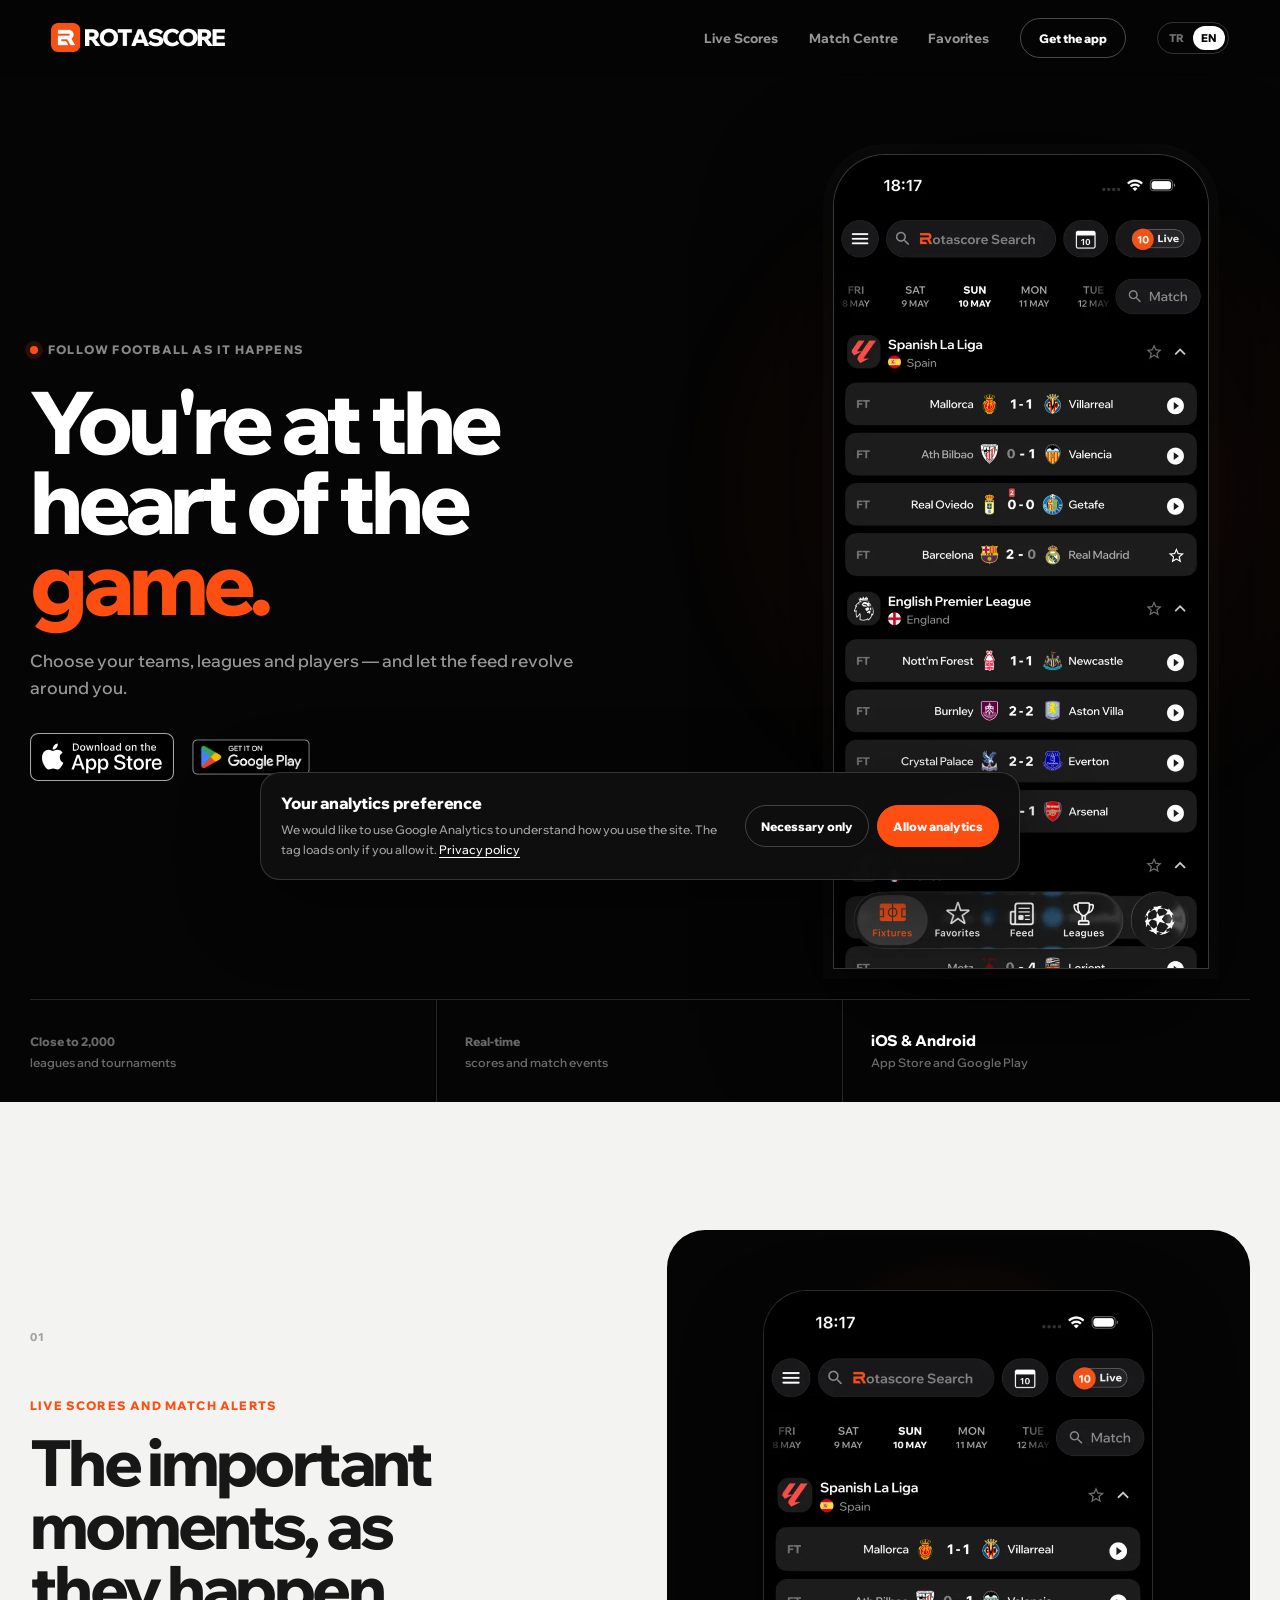
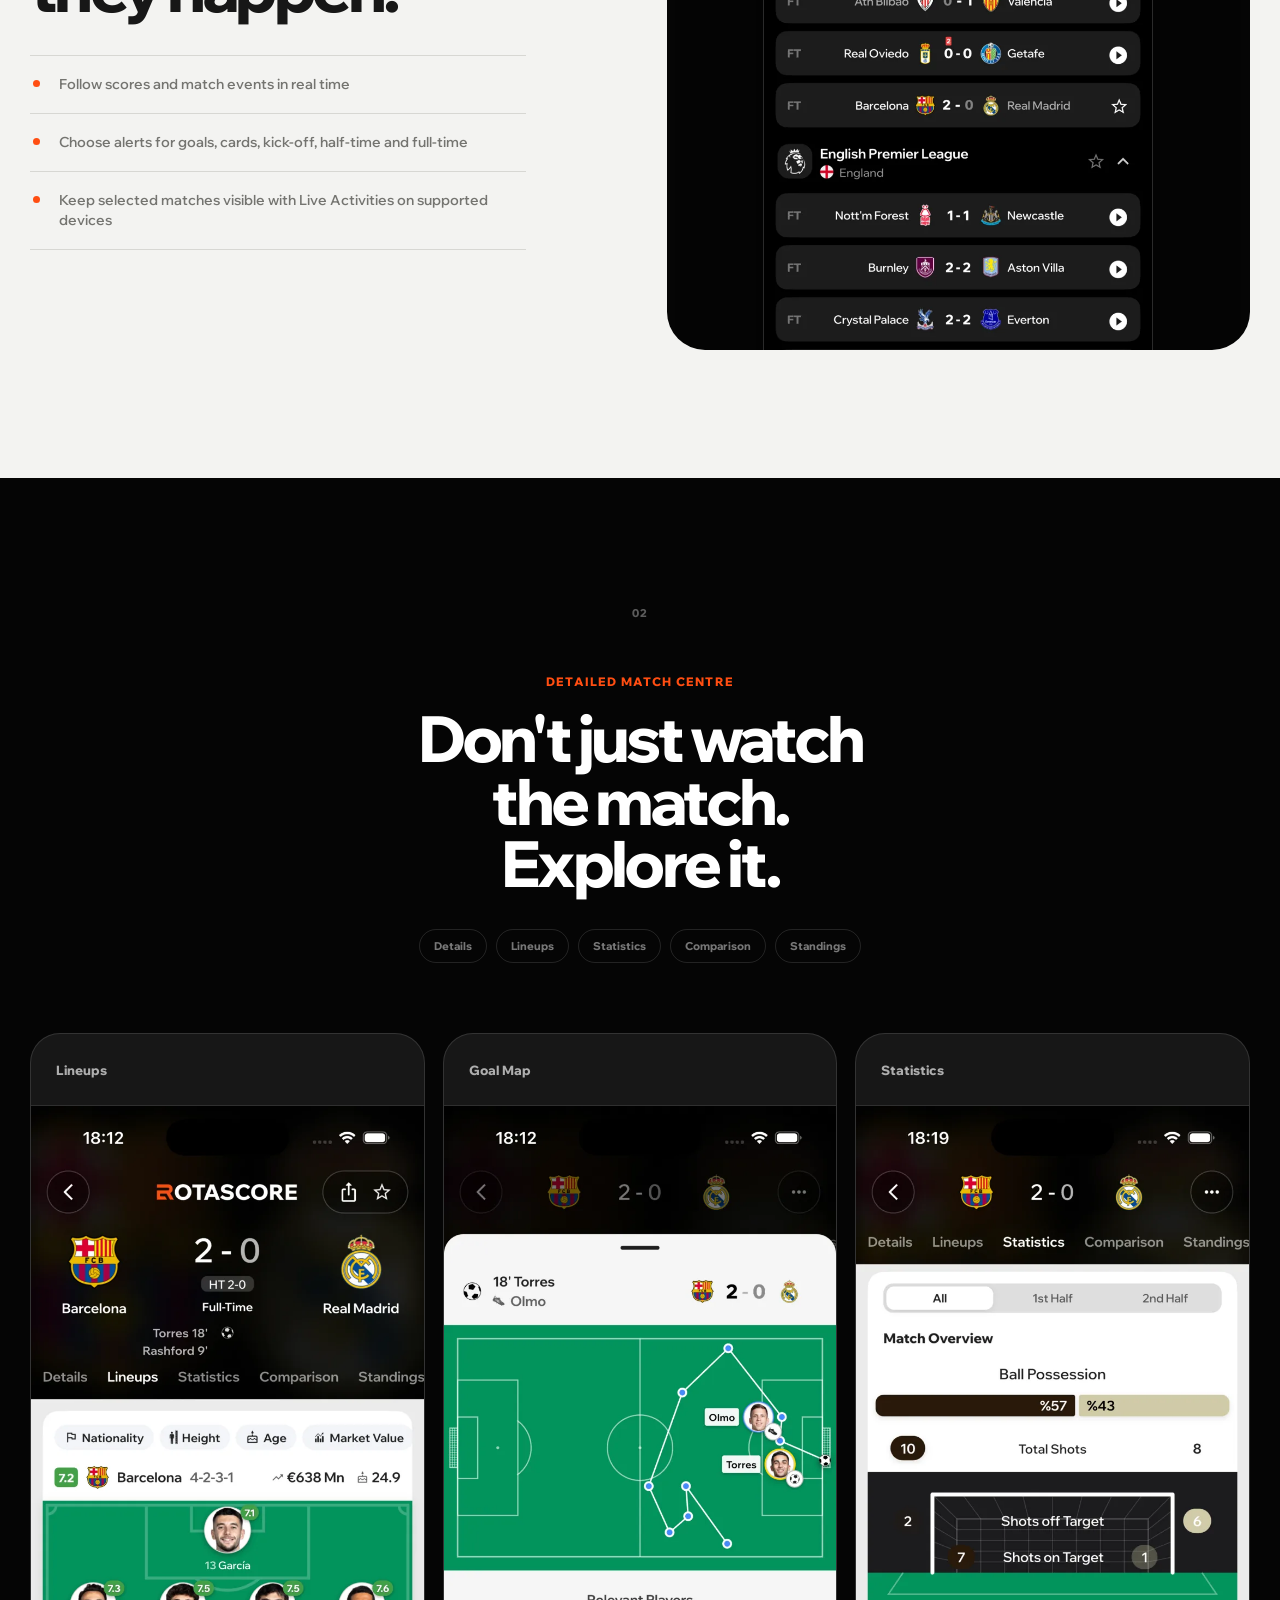
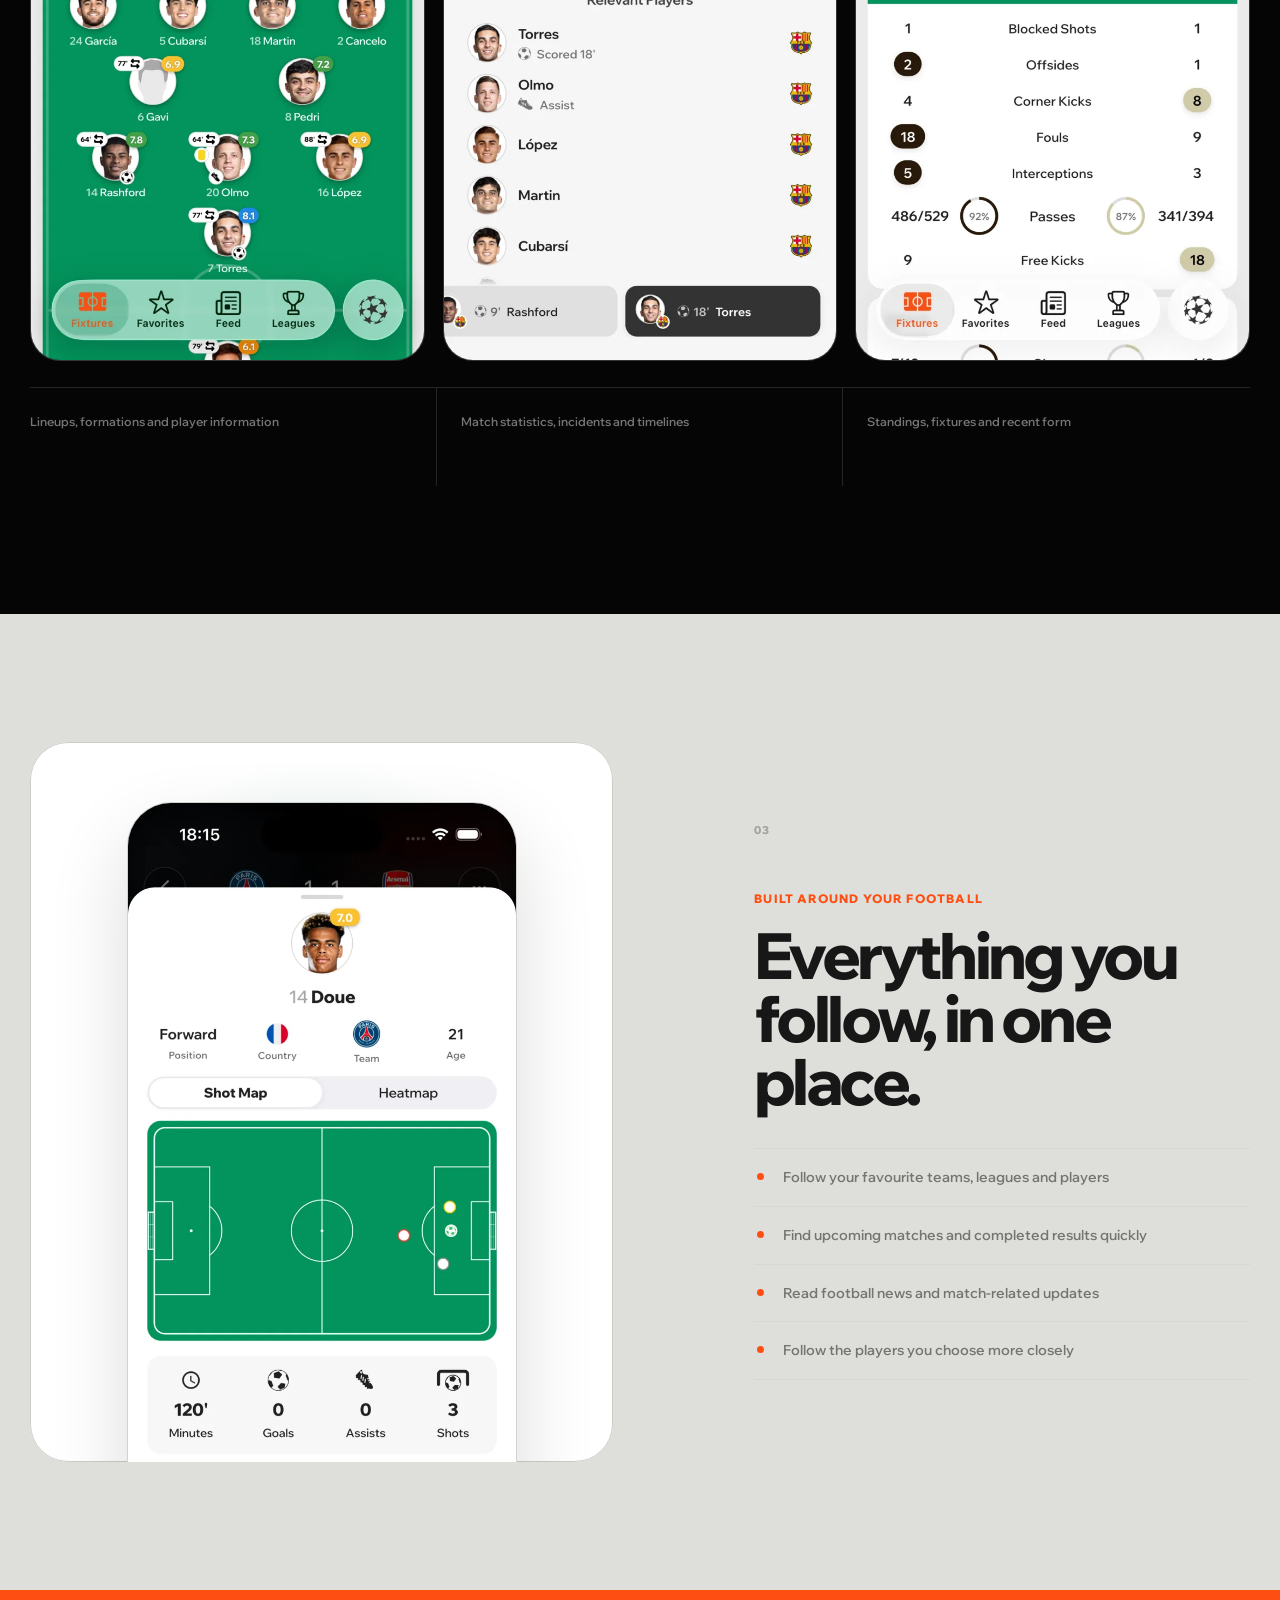
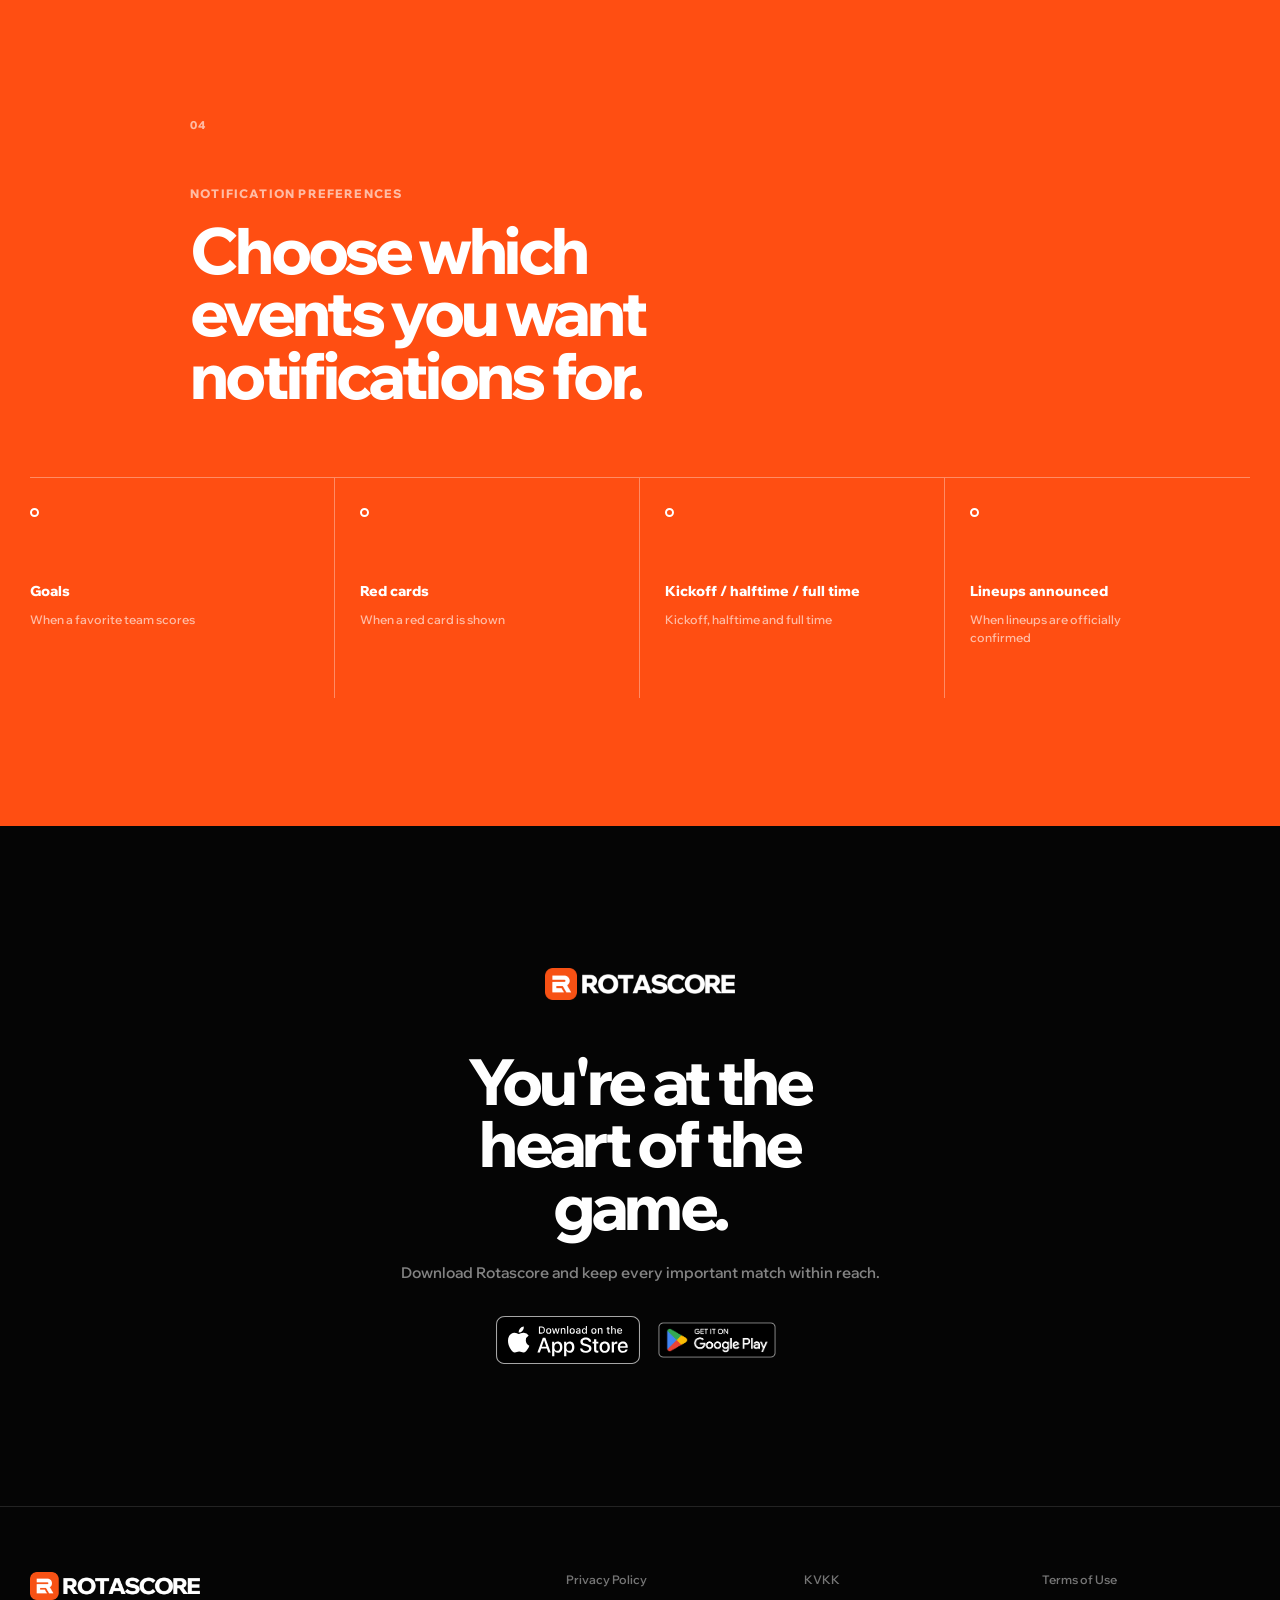
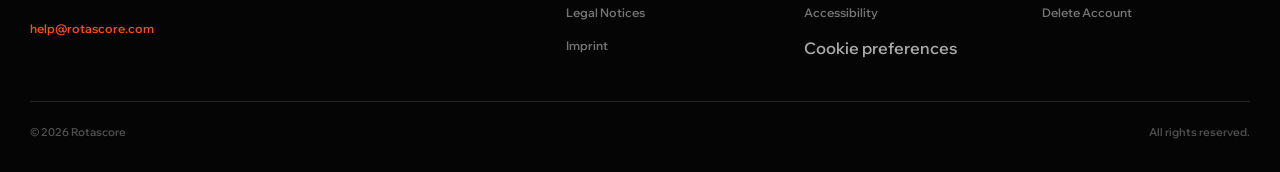
<file: index.html>
<!DOCTYPE html>
<html lang="tr">
<head>
  <meta charset="UTF-8" />
  <meta name="viewport" content="width=device-width, initial-scale=1.0" />
  <meta name="google-adsense-account" content="ca-pub-6052252045923521" />
  <script async src="https://pagead2.googlesyndication.com/pagead/js/adsbygoogle.js?client=ca-pub-6052252045923521" crossorigin="anonymous"></script>
  <title>Rotascore — Sahanın Merkezinde Sen Varsın</title>
  <meta name="description" content="Dünyanın dört bir yanındaki 2.000'e yakın lig ve turnuvadan canlı skorları, anlık maç bildirimlerini, kadroları, puan durumlarını, ayrıntılı istatistikleri ve maç özetlerini gör." />
  <meta name="theme-color" content="#050505" />
  <meta name="apple-itunes-app" content="app-id=6779008135" />
  <meta property="og:title" content="Rotascore — Sahanın Merkezinde Sen Varsın" />
  <meta property="og:description" content="Canlı skorlar, anlık maç bildirimleri, kadrolar, puan durumları, ayrıntılı istatistikler ve maç özetleri." />
  <meta property="og:type" content="website" />
  <meta property="og:url" content="https://rotascore.com/" />
  <meta property="og:image" content="https://rotascore.com/og.png" />
  <meta property="og:image:width" content="1200" />
  <meta property="og:image:height" content="630" />
  <meta property="og:site_name" content="Rotascore" />
  <meta name="twitter:card" content="summary_large_image" />
  <meta name="twitter:image" content="https://rotascore.com/og.png" />
  <link rel="canonical" href="https://rotascore.com/" />
  <link rel="alternate" hreflang="tr" href="https://rotascore.com/" />
  <link rel="alternate" hreflang="en" href="https://rotascore.com/" />
  <link rel="icon" type="image/png" sizes="32x32" href="/icon-32.png" />
  <link rel="icon" type="image/png" sizes="16x16" href="/icon-16.png" />
  <link rel="apple-touch-icon" href="/apple-touch-icon.png" />
  <link rel="manifest" href="/site.webmanifest" />
  <script src="/lang.js"></script>
  <script>document.documentElement.classList.add('js');</script>
  <link rel="stylesheet" href="/landing.css?v=6" />
  <script type="application/ld+json">
  {"@context":"https://schema.org","@type":"MobileApplication","name":"Rotascore","operatingSystem":"iOS, Android","applicationCategory":"SportsApplication","offers":{"@type":"Offer","price":"0","priceCurrency":"TRY"},"publisher":{"@type":"Organization","name":"Rotascore"},"url":"https://rotascore.com/","downloadUrl":["https://apps.apple.com/app/id6779008135","https://play.google.com/store/apps/details?id=com.rotascore.app"]}
  </script>
  <link rel="stylesheet" href="/analytics-consent.css?v=1" />
  <script src="/analytics-consent.js?v=2"></script>
</head>
<body>
  <a class="skip-link" href="#main"><span data-l="tr">İçeriğe geç</span><span data-l="en">Skip to content</span></a>

  <header class="site-header" data-header>
    <a class="brand" href="/" aria-label="Rotascore ana sayfa">
      <img src="/assets/brand/splash-wordmark-dark.png" alt="Rotascore" width="1140" height="192" />
    </a>
    <nav aria-label="Ana menü">
      <a href="#canli-skor"><span data-l="tr">Canlı Skor</span><span data-l="en">Live Scores</span></a>
      <a href="#mac-merkezi"><span data-l="tr">Maç Merkezi</span><span data-l="en">Match Centre</span></a>
      <a href="#futbol-dunyan"><span data-l="tr">Favoriler</span><span data-l="en">Favorites</span></a>
      <a class="header-download" href="#indir"><span data-l="tr">İndir</span><span data-l="en">Get the app</span></a>
    </nav>
  </header>

  <main id="main">
    <section class="hero" aria-labelledby="hero-title">
      <div class="hero-glow" aria-hidden="true"></div>
      <div class="container hero-layout">
        <div class="hero-copy reveal">
          <p class="eyebrow"><span class="live-dot"></span><span data-l="tr">Futbolu anbean takip et</span><span data-l="en">Follow football as it happens</span></p>
          <h1 id="hero-title">
            <span data-l="tr">Sahanın merkezinde <em>sen varsın.</em></span>
            <span data-l="en">You're at the heart of the <em>game.</em></span>
          </h1>
          <p class="hero-lede" data-l="tr">Takımlarını, liglerini ve oyuncularını seç — akış senin etrafında dönsün.</p>
          <p class="hero-lede" data-l="en">Choose your teams, leagues and players — and let the feed revolve around you.</p>
          <div class="store-badges" id="indir" aria-label="Uygulamayı indir">
            <a class="store-badge" href="https://apps.apple.com/app/id6779008135" target="_blank" rel="noopener" data-store-link="app-store">
              <img data-l="tr" src="/assets/store/app-store-tr.svg" alt="App Store'dan indirin" width="250" height="83" />
              <img data-l="en" src="/assets/store/app-store-en.svg" alt="Download on the App Store" width="250" height="83" />
            </a>
            <a class="store-badge google" href="https://play.google.com/store/apps/details?id=com.rotascore.app" target="_blank" rel="noopener" data-store-link="google-play">
              <img data-l="tr" src="/assets/store/google-play-tr.png" alt="Google Play'den alın" width="646" height="250" />
              <img data-l="en" src="/assets/store/google-play-en.png" alt="Get it on Google Play" width="646" height="250" />
            </a>
          </div>
        </div>

        <div class="hero-product reveal">
          <figure class="phone-screen" data-l="tr">
            <img src="/shots/web/tr-home-dark.webp" alt="Rotascore Fikstür ekranı" width="720" height="1565" fetchpriority="high" />
          </figure>
          <figure class="phone-screen" data-l="en">
            <img src="/shots/web/en-home-dark.webp" alt="Rotascore Fixtures screen" width="720" height="1565" fetchpriority="high" />
          </figure>
        </div>
      </div>

      <div class="container hero-proof" aria-label="Rotascore özellik özeti">
        <div><strong><span data-l="tr">2.000'e yakın</span><span data-l="en">Close to 2,000</span></strong><span data-l="tr">lig ve turnuva</span><span data-l="en">leagues and tournaments</span></div>
        <div><strong><span data-l="tr">Gerçek zamanlı</span><span data-l="en">Real-time</span></strong><span data-l="tr">skor ve maç olayları</span><span data-l="en">scores and match events</span></div>
        <div><strong>iOS &amp; Android</strong><span data-l="tr">App Store ve Google Play</span><span data-l="en">App Store and Google Play</span></div>
      </div>
    </section>

    <section class="feature section" id="canli-skor">
      <div class="container feature-layout">
        <div class="feature-copy reveal">
          <p class="section-no">01</p>
          <p class="section-label"><span data-l="tr">Canlı Skorlar ve Maç Bildirimleri</span><span data-l="en">Live Scores and Match Alerts</span></p>
          <h2><span data-l="tr">Önemli anlar, olduğu anda.</span><span data-l="en">The important moments, as they happen.</span></h2>
          <ul class="feature-list">
            <li><span data-l="tr">Skorları ve maç olaylarını gerçek zamanlı takip et</span><span data-l="en">Follow scores and match events in real time</span></li>
            <li><span data-l="tr">Gol, kart, maç başlangıcı, devre arası ve maç sonu bildirimlerini seç</span><span data-l="en">Choose alerts for goals, cards, kick-off, half-time and full-time</span></li>
            <li><span data-l="tr">Desteklenen cihazlarda seçtiğin maçları Canlı Etkinlikler ile ekranda tut</span><span data-l="en">Keep selected matches visible with Live Activities on supported devices</span></li>
          </ul>
        </div>
        <div class="screen-panel live-panel reveal">
          <figure data-l="tr"><img src="/shots/web/tr-home-dark.webp" alt="Rotascore canlı skorlar ekranı" width="720" height="1565" loading="lazy" /></figure>
          <figure data-l="en"><img src="/shots/web/en-home-dark.webp" alt="Rotascore live scores screen" width="720" height="1565" loading="lazy" /></figure>
        </div>
      </div>
    </section>

    <section class="match-centre section" id="mac-merkezi">
      <div class="container centre-heading reveal">
        <p class="section-no">02</p>
        <p class="section-label"><span data-l="tr">Ayrıntılı Maç Merkezi</span><span data-l="en">Detailed Match Centre</span></p>
        <h2><span data-l="tr">Maçı sadece izleme. İncele.</span><span data-l="en">Don't just watch the match. Explore it.</span></h2>
        <div class="centre-tabs" aria-hidden="true">
          <span data-l="tr">Detaylar</span><span data-l="en">Details</span>
          <span data-l="tr">Kadrolar</span><span data-l="en">Lineups</span>
          <span data-l="tr">İstatistikler</span><span data-l="en">Statistics</span>
          <span data-l="tr">Karşılaştırma</span><span data-l="en">Comparison</span>
          <span data-l="tr">Puan Durumu</span><span data-l="en">Standings</span>
        </div>
      </div>

      <div class="container centre-grid">
        <article class="centre-card reveal">
          <header><span data-l="tr">Kadrolar</span><span data-l="en">Lineups</span></header>
          <figure data-l="tr"><img src="/shots/web/tr-lineup.webp" alt="Rotascore Kadrolar ekranı" width="720" height="1565" loading="lazy" /></figure>
          <figure data-l="en"><img src="/shots/web/en-lineup.webp" alt="Rotascore Lineups screen" width="720" height="1565" loading="lazy" /></figure>
        </article>
        <article class="centre-card reveal">
          <header><span data-l="tr">Gol Haritası</span><span data-l="en">Goal Map</span></header>
          <figure data-l="tr"><img src="/shots/web/tr-goal-map.webp" alt="Rotascore Gol Haritası ekranı" width="720" height="1565" loading="lazy" /></figure>
          <figure data-l="en"><img src="/shots/web/en-goal-map.webp" alt="Rotascore Goal Map screen" width="720" height="1565" loading="lazy" /></figure>
        </article>
        <article class="centre-card reveal">
          <header><span data-l="tr">İstatistikler</span><span data-l="en">Statistics</span></header>
          <figure data-l="tr"><img src="/shots/web/tr-stats.webp" alt="Rotascore İstatistikler ekranı" width="720" height="1565" loading="lazy" /></figure>
          <figure data-l="en"><img src="/shots/web/en-stats.webp" alt="Rotascore Statistics screen" width="720" height="1565" loading="lazy" /></figure>
        </article>
      </div>

      <div class="container centre-points reveal">
        <span><span data-l="tr">Kadrolar, dizilişler ve oyuncu bilgileri</span><span data-l="en">Lineups, formations and player information</span></span>
        <span><span data-l="tr">Maç istatistikleri, olaylar ve zaman akışı</span><span data-l="en">Match statistics, incidents and timelines</span></span>
        <span><span data-l="tr">Puan durumları, fikstür ve son performans</span><span data-l="en">Standings, fixtures and recent form</span></span>
      </div>
    </section>

    <section class="football-world section" id="futbol-dunyan">
      <div class="container world-layout">
        <div class="world-screen screen-panel reveal">
          <figure data-l="tr"><img src="/shots/web/tr-player.webp" alt="Rotascore Oyuncu ekranı" width="720" height="1565" loading="lazy" /></figure>
          <figure data-l="en"><img src="/shots/web/en-player.webp" alt="Rotascore Player screen" width="720" height="1565" loading="lazy" /></figure>
        </div>
        <div class="feature-copy reveal">
          <p class="section-no">03</p>
          <p class="section-label"><span data-l="tr">Senin Futbol Dünyan</span><span data-l="en">Built Around Your Football</span></p>
          <h2><span data-l="tr">Takip ettiklerin, tek yerde.</span><span data-l="en">Everything you follow, in one place.</span></h2>
          <ul class="feature-list">
            <li><span data-l="tr">Favori takımlarını, liglerini ve oyuncularını takip et</span><span data-l="en">Follow your favourite teams, leagues and players</span></li>
            <li><span data-l="tr">Yaklaşan maçlara ve tamamlanan sonuçlara hızla ulaş</span><span data-l="en">Find upcoming matches and completed results quickly</span></li>
            <li><span data-l="tr">Futbol haberlerini ve maçlarla ilgili gelişmeleri oku</span><span data-l="en">Read football news and match-related updates</span></li>
            <li><span data-l="tr">Seçtiğin oyuncuları daha yakından takip et</span><span data-l="en">Follow the players you choose more closely</span></li>
          </ul>
        </div>
      </div>
    </section>

    <section class="notifications section" id="bildirimler">
      <div class="container notification-heading reveal">
        <p class="section-no">04</p>
        <p class="section-label"><span data-l="tr">Bildirim Tercihleri</span><span data-l="en">Notification Preferences</span></p>
        <h2><span data-l="tr">Hangi olaylar için bildirim almak istediğini seç.</span><span data-l="en">Choose which events you want notifications for.</span></h2>
      </div>
      <div class="container notification-grid reveal">
        <div><span class="event-dot"></span><strong data-l="tr">Goller</strong><strong data-l="en">Goals</strong><p data-l="tr">Favori takımların bir gol attığında</p><p data-l="en">When a favorite team scores</p></div>
        <div><span class="event-dot"></span><strong data-l="tr">Kırmızı kartlar</strong><strong data-l="en">Red cards</strong><p data-l="tr">Kırmızı kart gösterildiğinde</p><p data-l="en">When a red card is shown</p></div>
        <div><span class="event-dot"></span><strong data-l="tr">Maç başladı / devre arası / bitti</strong><strong data-l="en">Kickoff / halftime / full time</strong><p data-l="tr">Başlama, devre arası ve maç sonu</p><p data-l="en">Kickoff, halftime and full time</p></div>
        <div><span class="event-dot"></span><strong data-l="tr">Kadrolar açıklandı</strong><strong data-l="en">Lineups announced</strong><p data-l="tr">Kadrolar resmî olarak açıklandığında</p><p data-l="en">When lineups are officially confirmed</p></div>
      </div>
    </section>

    <section class="final-cta">
      <div class="container final-layout reveal">
        <img class="final-wordmark" src="/assets/brand/splash-wordmark-dark.png" alt="Rotascore" width="1140" height="192" loading="lazy" />
        <h2><span data-l="tr">Sahanın merkezinde sen varsın.</span><span data-l="en">You're at the heart of the game.</span></h2>
        <p><span data-l="tr">Rotascore'u indir, önemli maçların tamamı elinin altında olsun.</span><span data-l="en">Download Rotascore and keep every important match within reach.</span></p>
        <div class="store-badges">
          <a class="store-badge" href="https://apps.apple.com/app/id6779008135" target="_blank" rel="noopener" data-store-link="app-store">
            <img data-l="tr" src="/assets/store/app-store-tr.svg" alt="App Store'dan indirin" width="250" height="83" loading="lazy" />
            <img data-l="en" src="/assets/store/app-store-en.svg" alt="Download on the App Store" width="250" height="83" loading="lazy" />
          </a>
          <a class="store-badge google" href="https://play.google.com/store/apps/details?id=com.rotascore.app" target="_blank" rel="noopener" data-store-link="google-play">
            <img data-l="tr" src="/assets/store/google-play-tr.png" alt="Google Play'den alın" width="646" height="250" loading="lazy" />
            <img data-l="en" src="/assets/store/google-play-en.png" alt="Get it on Google Play" width="646" height="250" loading="lazy" />
          </a>
        </div>
      </div>
    </section>
  </main>

  <footer class="site-footer">
    <div class="container footer-top">
      <div class="footer-brand">
        <a class="brand" href="/" aria-label="Rotascore ana sayfa"><img src="/assets/brand/splash-wordmark-dark.png" alt="Rotascore" width="1140" height="192" /></a>
        <a href="mailto:help@rotascore.com">help@rotascore.com</a>
      </div>
      <nav class="footer-links" aria-label="Yasal ve destek bağlantıları">
        <a href="/privacy"><span data-l="tr">Gizlilik Politikası</span><span data-l="en">Privacy Policy</span></a>
        <a href="/kvkk">KVKK</a>
        <a href="/terms"><span data-l="tr">Kullanım Koşulları</span><span data-l="en">Terms of Use</span></a>
        <a href="/legal"><span data-l="tr">Yasal Bildirimler</span><span data-l="en">Legal Notices</span></a>
        <a href="/accessibility"><span data-l="tr">Erişilebilirlik</span><span data-l="en">Accessibility</span></a>
        <a href="/account-deletion"><span data-l="tr">Hesap Silme</span><span data-l="en">Delete Account</span></a>
        <a href="/kunye"><span data-l="tr">Künye</span><span data-l="en">Imprint</span></a>
      </nav>
    </div>
    <div class="container footer-bottom"><span>© 2026 Rotascore</span><span data-l="tr">Tüm hakları saklıdır.</span><span data-l="en">All rights reserved.</span></div>
  </footer>

  <aside class="mobile-download" data-mobile-download>
    <img src="/icon-192.png" alt="" width="42" height="42" />
    <span><b>Rotascore</b><small data-l="tr">App Store ve Google Play'de</small><small data-l="en">On the App Store and Google Play</small></span>
    <a href="https://apps.apple.com/app/id6779008135" data-smart-store><span data-l="tr">İndir</span><span data-l="en">Get</span></a>
  </aside>

  <script src="/landing.js?v=6" defer></script>
</body>
</html>
</file>
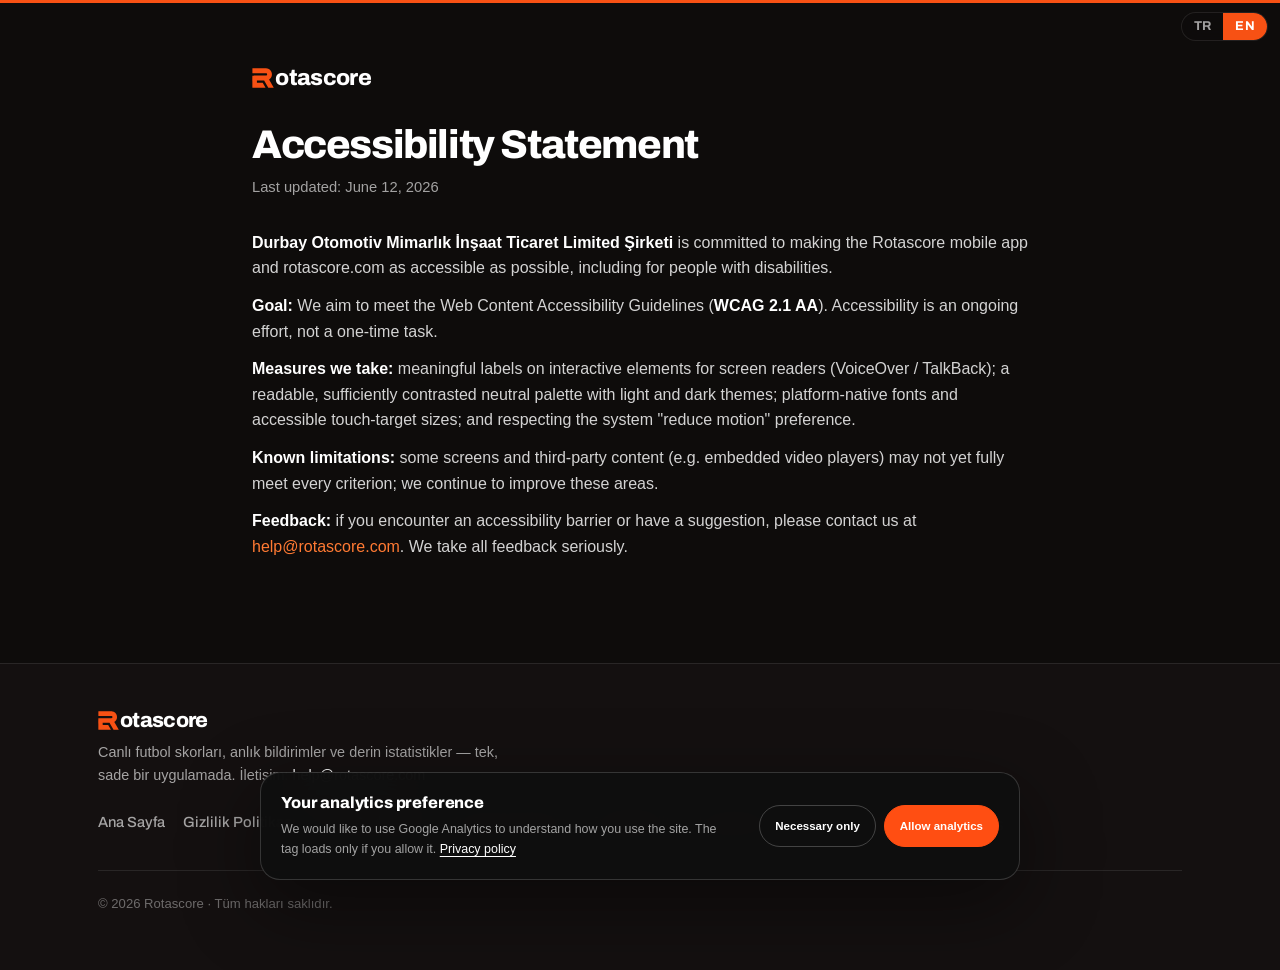
<file: accessibility.html>
<!DOCTYPE html>
<html lang="tr">
<head>
  <meta charset="UTF-8" />
  <meta name="viewport" content="width=device-width, initial-scale=1.0" />
  <title>Erişilebilirlik Beyanı — Rotascore</title>
  <meta name="description" content="Rotascore erişilebilirlik beyanı / accessibility statement." />
  <meta name="theme-color" content="#0E0C0B" />
  <link rel="canonical" href="https://rotascore.com/accessibility" />
  <link rel="icon" type="image/png" sizes="32x32" href="/icon-32.png" />
  <link rel="icon" type="image/png" sizes="16x16" href="/icon-16.png" />
  <link rel="apple-touch-icon" href="/apple-touch-icon.png" />
  <link rel="manifest" href="/site.webmanifest" />
  <link rel="stylesheet" href="https://fonts.googleapis.com/css2?family=Archivo:wght@400;500;600;700;800;900&display=swap" />
  <script src="/lang.js"></script>
  <link rel="stylesheet" href="/style.css?v=9" />
  <link rel="stylesheet" href="/analytics-consent.css?v=1" />
  <script src="/analytics-consent.js?v=2"></script>
</head>
<body>
  <div class="doc">
    <a class="brand" href="/"><img class="rlogo" src="/logo.svg" alt="" />otascore</a>

    <h1><span data-l="tr">Erişilebilirlik Beyanı</span><span data-l="en">Accessibility Statement</span></h1>
    <p class="updated"><span data-l="tr">Son güncelleme: 12 Haziran 2026</span><span data-l="en">Last updated: June 12, 2026</span></p>

    <div data-l="tr">

    <p><strong>Durbay Otomotiv Mimarlık İnşaat Ticaret Limited Şirketi</strong>, Rotascore mobil uygulaması ve rotascore.com'u engelli kullanıcılar dâhil herkes için olabildiğince erişilebilir kılmayı taahhüt eder.</p>

    <h2>Hedefimiz</h2>
    <p>Web İçeriği Erişilebilirlik Kılavuzu (<strong>WCAG 2.1 AA</strong>) ölçütlerini karşılamayı hedefliyoruz. Erişilebilirlik bizim için tek seferlik değil, sürekli bir çalışmadır.</p>

    <h2>Aldığımız önlemler</h2>
    <ul>
      <li>Ekran okuyucularla (VoiceOver / TalkBack) çalışması için etkileşimli öğelere anlamlı etiketler.</li>
      <li>Okunabilirliği yüksek, yeterli kontrast sunan nötr renk paleti; açık ve koyu tema desteği.</li>
      <li>Platforma özgü sistem yazı tipleri ve dokunma hedeflerinin erişilebilir boyutlarda tutulması.</li>
      <li>Hareket/animasyonların "hareketi azalt" sistem tercihine saygı göstermesi.</li>
    </ul>

    <h2>Bilinen sınırlamalar</h2>
    <p>Bazı ekranlar ve üçüncü taraf içerikler (ör. gömülü video oynatıcılar) tüm erişilebilirlik ölçütlerini henüz tam karşılamayabilir. Bu alanları geliştirmeye devam ediyoruz.</p>

    <h2>Geri bildirim</h2>
    <p>Bir erişilebilirlik engeliyle karşılaşırsanız veya öneriniz varsa lütfen <a href="mailto:help@rotascore.com">help@rotascore.com</a> adresinden bize bildirin; geri bildirimleri ciddiyetle değerlendiriyoruz.</p>

    <hr />

    </div>
    <div data-l="en">
    <p><strong>Durbay Otomotiv Mimarlık İnşaat Ticaret Limited Şirketi</strong> is committed to making the Rotascore mobile app and rotascore.com as accessible as possible, including for people with disabilities.</p>
    <p><strong>Goal:</strong> We aim to meet the Web Content Accessibility Guidelines (<strong>WCAG 2.1 AA</strong>). Accessibility is an ongoing effort, not a one-time task.</p>
    <p><strong>Measures we take:</strong> meaningful labels on interactive elements for screen readers (VoiceOver / TalkBack); a readable, sufficiently contrasted neutral palette with light and dark themes; platform-native fonts and accessible touch-target sizes; and respecting the system "reduce motion" preference.</p>
    <p><strong>Known limitations:</strong> some screens and third-party content (e.g. embedded video players) may not yet fully meet every criterion; we continue to improve these areas.</p>
    <p><strong>Feedback:</strong> if you encounter an accessibility barrier or have a suggestion, please contact us at <a href="mailto:help@rotascore.com">help@rotascore.com</a>. We take all feedback seriously.</p>
  </div>
  </div>

  <footer class="site-footer">
    <div class="container">
      <div>
        <a class="brand" href="/" aria-label="Rotascore"><img class="rlogo" src="/logo.svg" alt="" />otascore</a>
        <p class="org">Canlı futbol skorları, anlık bildirimler ve derin istatistikler — tek, sade bir uygulamada. İletişim: <a href="mailto:help@rotascore.com">help@rotascore.com</a></p>
      </div>
      <nav class="foot-links" aria-label="Yasal">
        <a href="/">Ana Sayfa</a>
        <a href="/privacy">Gizlilik Politikası</a>
        <a href="/kvkk">KVKK Aydınlatma</a>
        <a href="/terms">Kullanım Koşulları</a>
        <a href="/accessibility">Erişilebilirlik</a>
        <a href="/account-deletion">Hesap Silme</a>
        <a href="/kunye">Künye</a>
      </nav>
      <p class="copyright">© 2026 Rotascore · Tüm hakları saklıdır.</p>
    </div>
  </footer>
</body>
</html>
</file>
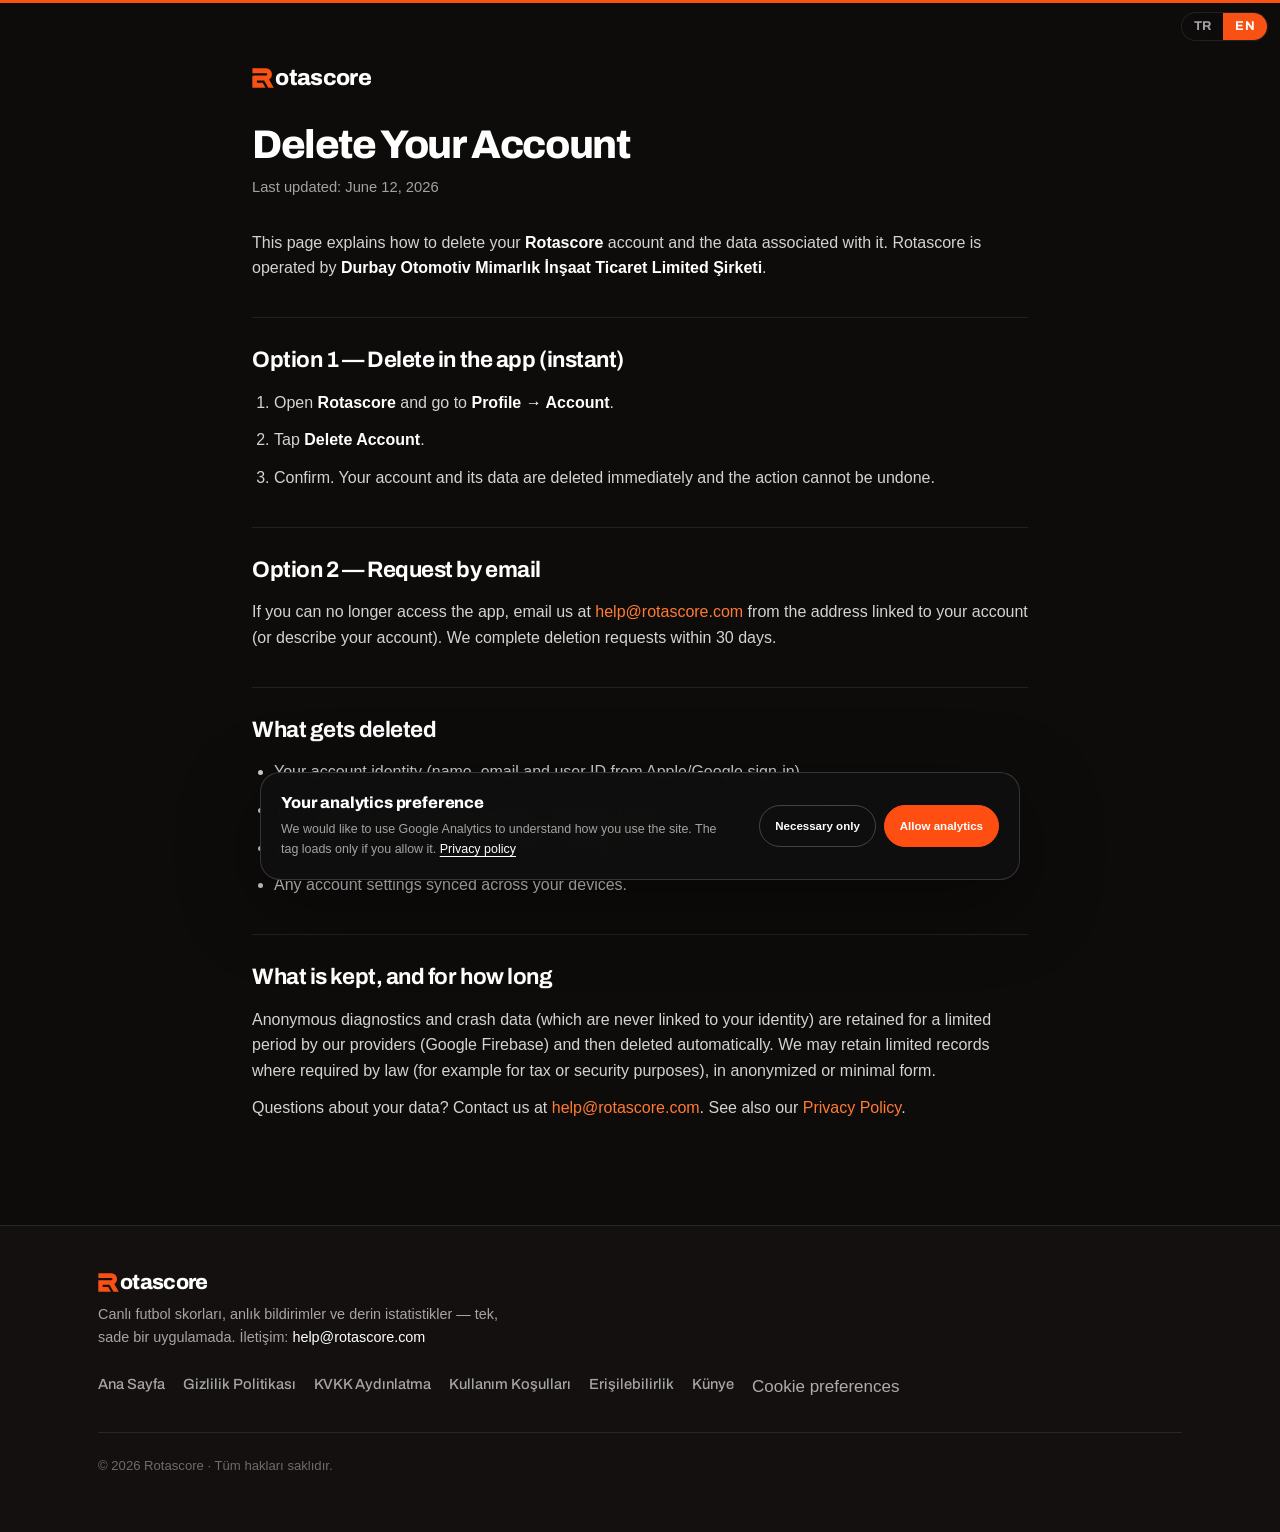
<file: account-deletion.html>
<!DOCTYPE html>
<html lang="en">
<head>
  <meta charset="UTF-8" />
  <meta name="viewport" content="width=device-width, initial-scale=1.0" />
  <title>Delete Your Account — Rotascore</title>
  <meta name="description" content="How to delete your Rotascore account and associated data." />
  <link rel="preconnect" href="https://fonts.googleapis.com" />
  <link rel="preconnect" href="https://fonts.gstatic.com" crossorigin />
  <link rel="stylesheet" href="https://fonts.googleapis.com/css2?family=Archivo:wght@400;500;600;700;800;900&display=swap" />
  <script src="/lang.js"></script>
  <link rel="stylesheet" href="/style.css?v=9" />
  <meta name="theme-color" content="#0E0C0B" />
  <link rel="canonical" href="https://rotascore.com/account-deletion" />
  <link rel="icon" type="image/png" sizes="32x32" href="/icon-32.png" />
  <link rel="icon" type="image/png" sizes="16x16" href="/icon-16.png" />
  <link rel="apple-touch-icon" href="/apple-touch-icon.png" />
  <link rel="manifest" href="/site.webmanifest" />
  <meta property="og:image" content="https://rotascore.com/og.png" />
  <meta name="twitter:card" content="summary_large_image" />
  <meta name="twitter:image" content="https://rotascore.com/og.png" />
  <link rel="stylesheet" href="/analytics-consent.css?v=1" />
  <script src="/analytics-consent.js?v=2"></script>
</head>
<body>
  <div class="doc">
    <a class="brand" href="/"><img class="rlogo" src="/logo.svg" alt="" />otascore</a>

    <h1><span data-l="tr">Hesabını Sil</span><span data-l="en">Delete Your Account</span></h1>
    <p class="updated"><span data-l="tr">Son güncelleme: 12 Haziran 2026</span><span data-l="en">Last updated: June 12, 2026</span></p>

    <div data-l="en">

    <p>This page explains how to delete your <strong>Rotascore</strong> account and the data associated with it. Rotascore is operated by <strong>Durbay Otomotiv Mimarlık İnşaat Ticaret Limited Şirketi</strong>.</p>

    <h2>Option 1 — Delete in the app (instant)</h2>
    <ol>
      <li>Open <strong>Rotascore</strong> and go to <strong>Profile → Account</strong>.</li>
      <li>Tap <strong>Delete Account</strong>.</li>
      <li>Confirm. Your account and its data are deleted immediately and the action cannot be undone.</li>
    </ol>

    <h2>Option 2 — Request by email</h2>
    <p>If you can no longer access the app, email us at <a href="mailto:help@rotascore.com">help@rotascore.com</a> from the address linked to your account (or describe your account). We complete deletion requests within 30 days.</p>

    <h2>What gets deleted</h2>
    <ul>
      <li>Your account identity (name, email and user ID from Apple/Google sign-in).</li>
      <li>Your favorites and preferences (teams, leagues, players, matches you follow).</li>
      <li>Your registered devices and notification settings (push tokens).</li>
      <li>Any account settings synced across your devices.</li>
    </ul>

    <h2>What is kept, and for how long</h2>
    <p>Anonymous diagnostics and crash data (which are never linked to your identity) are retained for a limited period by our providers (Google Firebase) and then deleted automatically. We may retain limited records where required by law (for example for tax or security purposes), in anonymized or minimal form.</p>

    <p>Questions about your data? Contact us at <a href="mailto:help@rotascore.com">help@rotascore.com</a>. See also our <a href="/privacy">Privacy Policy</a>.</p>

    </div>

    <div data-l="tr">

    <p>Bu sayfa, <strong>Rotascore</strong> hesabını ve onunla ilişkili verileri nasıl sileceğini açıklar. Rotascore, <strong>Durbay Otomotiv Mimarlık İnşaat Ticaret Limited Şirketi</strong> tarafından işletilmektedir.</p>

    <h2>Seçenek 1 — Uygulamadan sil (anında)</h2>
    <ol>
      <li><strong>Rotascore</strong>'u aç ve <strong>Profil → Hesap</strong> bölümüne git.</li>
      <li><strong>Hesabı Sil</strong>'e dokun.</li>
      <li>Onayla. Hesabın ve verilerin anında silinir; bu işlem geri alınamaz.</li>
    </ol>

    <h2>Seçenek 2 — E-posta ile talep et</h2>
    <p>Uygulamaya artık erişemiyorsan, hesabınla ilişkili e-posta adresinden <a href="mailto:help@rotascore.com">help@rotascore.com</a> adresine yaz (veya hesabını tanımla). Silme taleplerini 30 gün içinde tamamlıyoruz.</p>

    <h2>Silinen veriler</h2>
    <ul>
      <li>Hesap kimliğin (Apple/Google ile girişten gelen ad, e-posta ve kullanıcı ID'si).</li>
      <li>Favorilerin ve tercihlerin (takip ettiğin takım, lig, oyuncu ve maçlar).</li>
      <li>Kayıtlı cihazların ve bildirim ayarların (push token'ları).</li>
      <li>Cihazların arasında senkronlanan hesap ayarların.</li>
    </ul>

    <h2>Saklanan veriler ve süresi</h2>
    <p>Kimliğine bağlanmayan anonim teşhis ve çökme verileri, sağlayıcılarımız (Google Firebase) tarafından sınırlı bir süre tutulur ve ardından otomatik olarak silinir. Yasal olarak zorunlu olduğu durumlarda (örneğin vergi veya güvenlik amaçlı) sınırlı kayıtları anonim veya asgari biçimde saklayabiliriz.</p>

    <p>Verilerinle ilgili sorular için <a href="mailto:help@rotascore.com">help@rotascore.com</a> adresinden bize ulaş. Ayrıca <a href="/privacy">Gizlilik Politikası</a>'na da bakabilirsin.</p>

    </div>
  </div>

  <footer class="site-footer">
    <div class="container">
      <div>
        <a class="brand" href="/" aria-label="Rotascore"><img class="rlogo" src="/logo.svg" alt="" />otascore</a>
        <p class="org">Canlı futbol skorları, anlık bildirimler ve derin istatistikler — tek, sade bir uygulamada. İletişim: <a href="mailto:help@rotascore.com">help@rotascore.com</a></p>
      </div>
      <nav class="foot-links" aria-label="Yasal">
        <a href="/">Ana Sayfa</a>
        <a href="/privacy">Gizlilik Politikası</a>
        <a href="/kvkk">KVKK Aydınlatma</a>
        <a href="/terms">Kullanım Koşulları</a>
        <a href="/accessibility">Erişilebilirlik</a>
        <a href="/kunye">Künye</a>
      </nav>
      <p class="copyright">© 2026 Rotascore · Tüm hakları saklıdır.</p>
    </div>
  </footer>
</body>
</html>
</file>
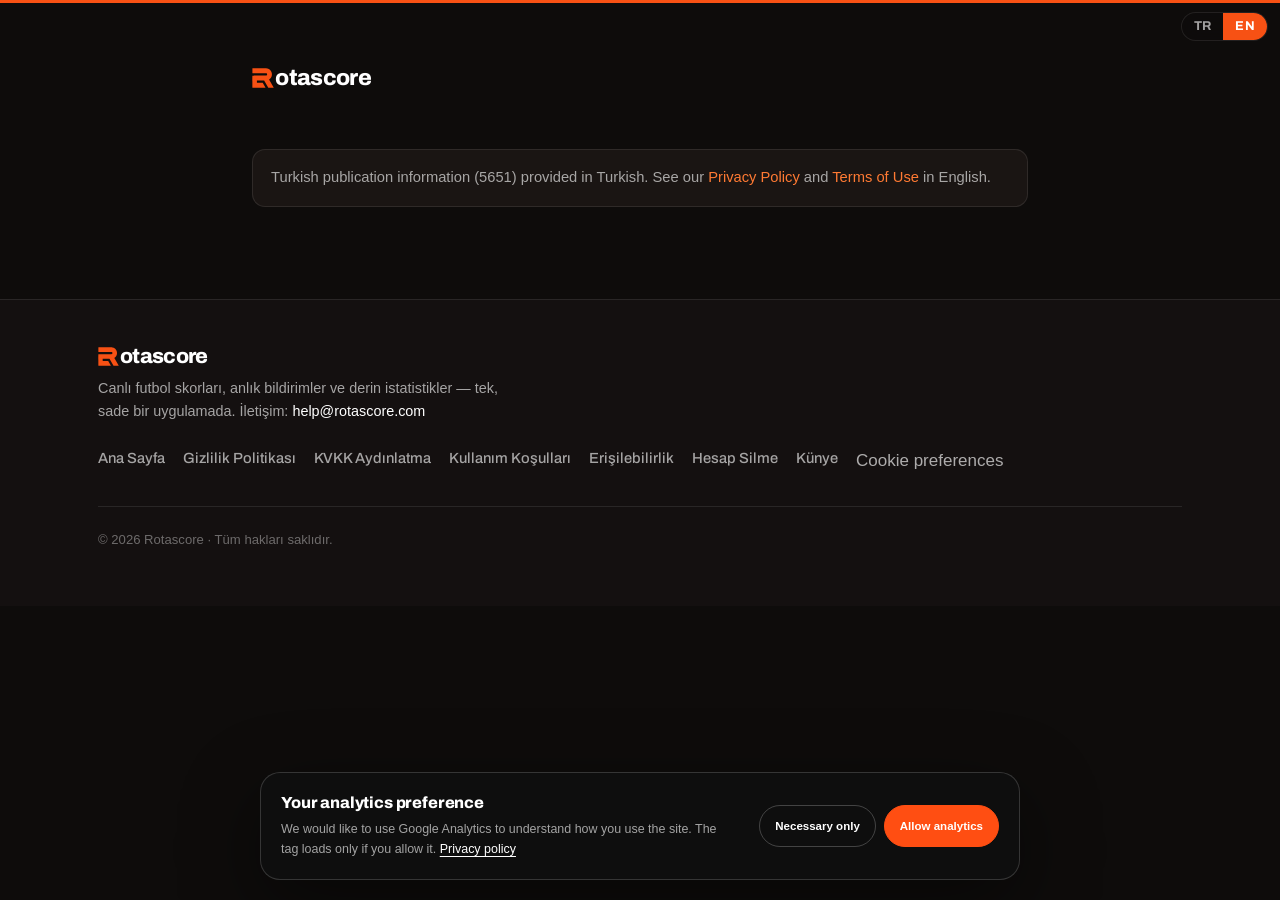
<file: kunye.html>
<!DOCTYPE html>
<html lang="tr">
<head>
  <meta charset="UTF-8" />
  <meta name="viewport" content="width=device-width, initial-scale=1.0" />
  <title>Künye — Rotascore</title>
  <meta name="description" content="Rotascore yayın bilgileri ve künye." />
  <link rel="preconnect" href="https://fonts.googleapis.com" />
  <link rel="preconnect" href="https://fonts.gstatic.com" crossorigin />
  <link rel="stylesheet" href="https://fonts.googleapis.com/css2?family=Archivo:wght@400;500;600;700;800;900&display=swap" />
  <script src="/lang.js"></script>
  <link rel="stylesheet" href="/style.css?v=9" />
  <meta name="theme-color" content="#0E0C0B" />
  <link rel="canonical" href="https://rotascore.com/kunye" />
  <link rel="icon" type="image/png" sizes="32x32" href="/icon-32.png" />
  <link rel="icon" type="image/png" sizes="16x16" href="/icon-16.png" />
  <link rel="apple-touch-icon" href="/apple-touch-icon.png" />
  <link rel="manifest" href="/site.webmanifest" />
  <meta property="og:image" content="https://rotascore.com/og.png" />
  <meta name="twitter:card" content="summary_large_image" />
  <meta name="twitter:image" content="https://rotascore.com/og.png" />
  <link rel="stylesheet" href="/analytics-consent.css?v=1" />
  <script src="/analytics-consent.js?v=2"></script>
</head>
<body>
  <div class="doc">
    <a class="brand" href="/"><img class="rlogo" src="/logo.svg" alt="" />otascore</a>
    <div data-l="en" class="note">Turkish publication information (5651) provided in Turkish. See our <a href="/privacy">Privacy Policy</a> and <a href="/terms">Terms of Use</a> in English.</div>
    <div data-l="tr">

    <h1>Künye</h1>
    <p class="sub">5651 sayılı Kanun kapsamında içerik sağlayıcı tanıtım bilgileri / Publication information</p>

    <table>
      <tr><th>Site / Uygulama Adı</th><td>Rotascore — rotascore.com &amp; Rotascore iOS / Android uygulamaları</td></tr>
      <tr><th>Yayın Türü</th><td>İnternet — Canlı Spor Skorları ve İstatistik Platformu</td></tr>
      <tr><th>Yayın Dili</th><td>İngilizce, Türkçe</td></tr>
      <tr><th>Yayın Periyodu</th><td>Sürekli — 7/24 canlı</td></tr>
      <tr><th>İçerik Sağlayıcı</th><td>Durbay Otomotiv Mimarlık İnşaat Ticaret Limited Şirketi</td></tr>
      <tr><th>İletişim</th><td><a href="mailto:help@rotascore.com">help@rotascore.com</a></td></tr>
      <tr><th>Yer Sağlayıcı</th><td>GitHub, Inc. (web) · Fly.io, Inc. (uygulama servisleri)</td></tr>
      <tr><th>AB DSA İletişim Noktası<br />EU DSA Point of Contact</th><td><a href="mailto:help@rotascore.com">help@rotascore.com</a> — iletişim dilleri / communication languages: Türkçe, English. (Dijital Hizmetler Tüzüğü / Digital Services Act, Regulation (EU) 2022/2065, Art. 11–12)</td></tr>
    </table>

    <p class="note">Sitemizde yer alan skor, istatistik ve diğer veriler bilgilendirme amaçlıdır. Ayrıntılar için
      <a href="/terms">Kullanım Koşulları</a> ve <a href="/privacy">Gizlilik Politikası</a> sayfalarına bakınız.</p>
  </div>
  </div>
  <footer class="site-footer">
    <div class="container">
      <div>
        <a class="brand" href="/" aria-label="Rotascore"><img class="rlogo" src="/logo.svg" alt="" />otascore</a>
        <p class="org">Canlı futbol skorları, anlık bildirimler ve derin istatistikler — tek, sade bir uygulamada. İletişim: <a href="mailto:help@rotascore.com">help@rotascore.com</a></p>
      </div>
      <nav class="foot-links" aria-label="Yasal">
        <a href="/">Ana Sayfa</a>
        <a href="/privacy">Gizlilik Politikası</a>
        <a href="/kvkk">KVKK Aydınlatma</a>
        <a href="/terms">Kullanım Koşulları</a>
        <a href="/accessibility">Erişilebilirlik</a>
        <a href="/account-deletion">Hesap Silme</a>
        <a href="/kunye">Künye</a>
      </nav>
      <p class="copyright">© 2026 Rotascore · Tüm hakları saklıdır.</p>
    </div>
  </footer>
</body>
</html>
</file>
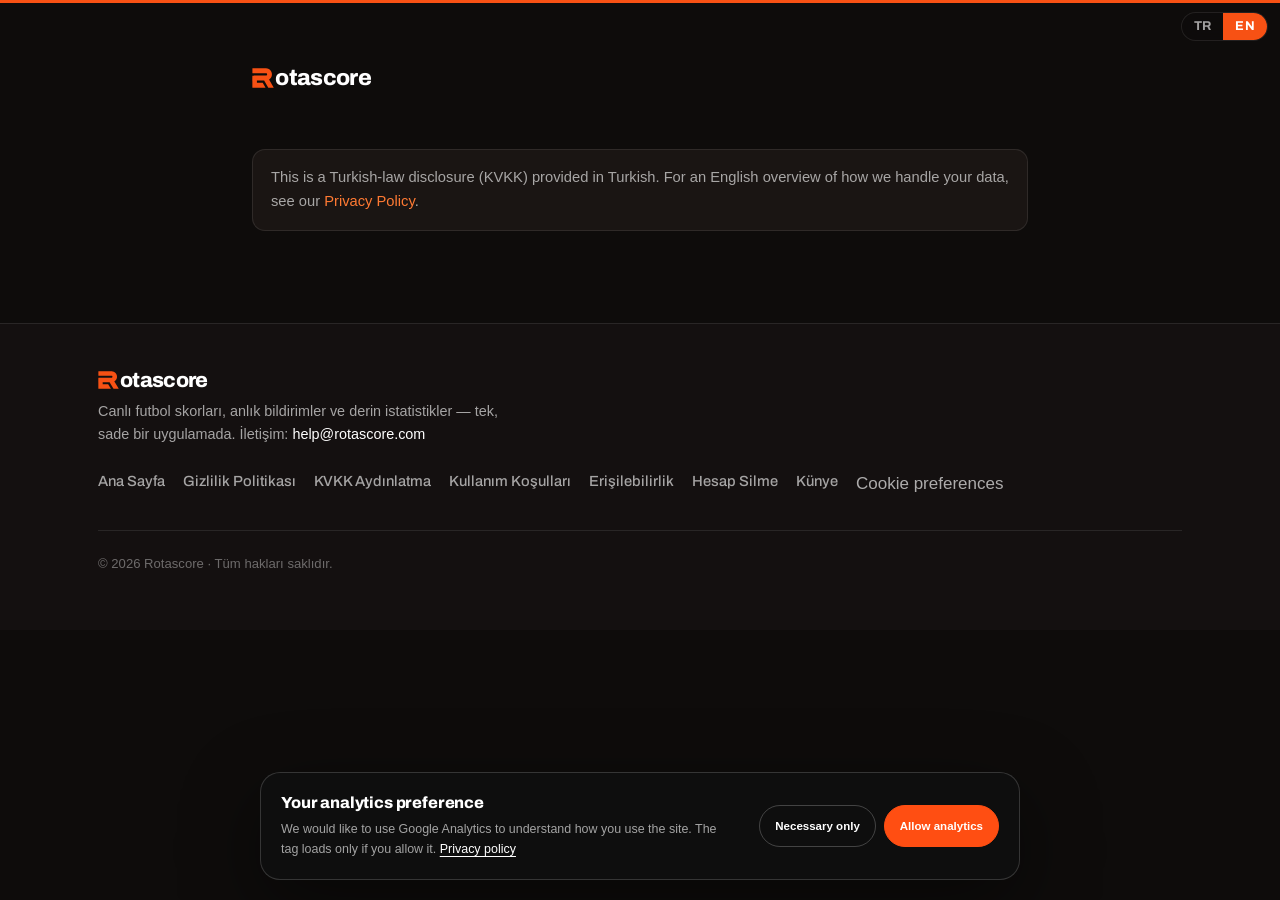
<file: kvkk.html>
<!DOCTYPE html>
<html lang="tr">
<head>
  <meta charset="UTF-8" />
  <meta name="viewport" content="width=device-width, initial-scale=1.0" />
  <title>KVKK Aydınlatma Metni — Rotascore</title>
  <meta name="description" content="Rotascore — 6698 sayılı KVKK kapsamında aydınlatma metni." />
  <link rel="preconnect" href="https://fonts.googleapis.com" />
  <link rel="preconnect" href="https://fonts.gstatic.com" crossorigin />
  <link rel="stylesheet" href="https://fonts.googleapis.com/css2?family=Archivo:wght@400;500;600;700;800;900&display=swap" />
  <script src="/lang.js"></script>
  <link rel="stylesheet" href="/style.css?v=9" />
  <meta name="theme-color" content="#0E0C0B" />
  <link rel="canonical" href="https://rotascore.com/kvkk" />
  <link rel="icon" type="image/png" sizes="32x32" href="/icon-32.png" />
  <link rel="icon" type="image/png" sizes="16x16" href="/icon-16.png" />
  <link rel="apple-touch-icon" href="/apple-touch-icon.png" />
  <link rel="manifest" href="/site.webmanifest" />
  <meta property="og:image" content="https://rotascore.com/og.png" />
  <meta name="twitter:card" content="summary_large_image" />
  <meta name="twitter:image" content="https://rotascore.com/og.png" />
  <link rel="stylesheet" href="/analytics-consent.css?v=1" />
  <script src="/analytics-consent.js?v=2"></script>
</head>
<body>
  <div class="doc">
    <a class="brand" href="/"><img class="rlogo" src="/logo.svg" alt="" />otascore</a>
    <div data-l="en" class="note">This is a Turkish-law disclosure (KVKK) provided in Turkish. For an English overview of how we handle your data, see our <a href="/privacy">Privacy Policy</a>.</div>
    <div data-l="tr">

    <h1>Kişisel Verilerin Korunması Hakkında Aydınlatma Metni</h1>
    <p class="updated">Son güncelleme: 11 Haziran 2026</p>

    <p><strong>Durbay Otomotiv Mimarlık İnşaat Ticaret Limited Şirketi</strong> ("Şirket"), 6698 sayılı Kişisel Verilerin Korunması Kanunu ("KVKK") madde 10'dan doğan aydınlatma yükümlülüğünü yerine getirmek amacıyla, <strong>Rotascore</strong> mobil uygulaması ve rotascore.com web sitesi (birlikte "Platform") kullanıcılarına aşağıdaki açıklamaları sunar. Şirket, bu metni mevzuattaki değişiklikler çerçevesinde güncelleme hakkını saklı tutar.</p>

    <h2>Veri Sorumlusu</h2>
    <p>Kişisel verilerinizin işleme amaçlarını ve vasıtalarını belirleyen, veri kayıt sisteminin kurulmasından ve yönetilmesinden sorumlu veri sorumlusu; Durbay Otomotiv Mimarlık İnşaat Ticaret Limited Şirketi'dir. İletişim: <a href="mailto:help@rotascore.com">help@rotascore.com</a></p>

    <h2>Süreçlere Göre İşlenen Kişisel Verileriniz</h2>

    <h3>1) Platformu Ziyaret Ediyor / Uygulamayı Kullanıyorsanız (Ziyaretçi)</h3>
    <table>
      <thead><tr><th style="width:30%">Kişisel Veriler</th><th style="width:38%">İşlenme Amaçları</th><th>Hukuki Sebep</th></tr></thead>
      <tr>
        <td>İşlem Güvenliği / Trafik Bilgileri (bağlantı zamanı, IP adresi, istek kayıtları)</td>
        <td>Faaliyetlerin mevzuata uygun yürütülmesi, bilgi güvenliği süreçlerinin yürütülmesi, saklama ve arşiv faaliyetleri</td>
        <td>KVKK m.5/2(a) — kanunlarda açıkça öngörülmesi (5651 sayılı Kanun m.4) ve m.5/2(ç) — hukuki yükümlülüğün yerine getirilmesi</td>
      </tr>
      <tr>
        <td>Yaklaşık Konum (IP adresinden türetilen <strong>ülke</strong> bilgisi — hassas konum işlenmez)</td>
        <td>Varsayılan içeriğin (yerel ligler) ülkeye göre kişiselleştirilmesi</td>
        <td>KVKK m.5/2(f) — meşru menfaat</td>
      </tr>
      <tr>
        <td>Kullanım ve Tanı Verileri (anonim etkileşim olayları, çökme ve performans kayıtları)</td>
        <td>Hata tespiti, performans ve ürün iyileştirme</td>
        <td>KVKK m.5/1 — açık rıza (anonimdir, kimliğinizle ilişkilendirilmez; AB/Türkiye kullanıcılarına ilk açılışta sorulur, diğer bölgelerde meşru menfaate dayanır; Ayarlar &rarr; Gizlilik bölümünden dilediğiniz an değiştirebilirsiniz)</td>
      </tr>
    </table>

    <h3>2) Hesap Oluşturuyorsanız (Üye) — hesap oluşturmak isteğe bağlıdır</h3>
    <table>
      <thead><tr><th style="width:30%">Kişisel Veriler</th><th style="width:38%">İşlenme Amaçları</th><th>Hukuki Sebep</th></tr></thead>
      <tr>
        <td>Kimlik (ad, soyad — Apple/Google girişinden), İletişim (e-posta adresi), İşlem Güvenliği (kullanıcı kimliği)</td>
        <td>Üyelik sözleşmesinin kurulması ve ifası, kimlik doğrulama, hesabın yönetimi</td>
        <td>KVKK m.5/2(c) — sözleşmenin kurulması/ifası için gerekli olması</td>
      </tr>
      <tr>
        <td>Kişisel Tercihler (takip edilen takım, lig, oyuncu ve maçlar; bildirim tercihleri)</td>
        <td>Tercihlerin cihazlar arası senkronizasyonu, talep edilen bildirimlerin iletilmesi</td>
        <td>KVKK m.5/2(c) ve m.5/2(f)</td>
      </tr>
      <tr>
        <td>Cihaz Bildirim Tokenı (Apple/Google tarafından üretilen)</td>
        <td>Açmayı seçtiğiniz bildirimlerin (ör. gol bildirimi) iletilmesi</td>
        <td>KVKK m.5/2(c) ve m.5/2(f)</td>
      </tr>
    </table>
    <p><strong>İşlemediğimiz veriler:</strong> T.C. kimlik numarası, hassas konum, rehber, fotoğraf/medya ve özel nitelikli kişisel veriler işlenmez. Pazarlama amaçlı ticari elektronik ileti gönderilmez; üçüncü taraf reklam gösterilmez; verileriniz satılmaz ve sizi başka şirketlerin uygulamaları/siteleri üzerinden takip etmek için kullanılmaz.</p>

    <h2>Kişisel Verilerinizin Aktarılması</h2>
    <p>Kişisel verileriniz, KVKK m.28/1 çerçevesinde talep edilmesi hâlinde aydınlatma yükümlülüğü olmadan ve açık rızanız aranmadan yetkili kamu kurum ve kuruluşlarına aktarılabilir.</p>
    <p>Bunun dışında; kimlik doğrulama, bildirim altyapısı, anonim analitik ve çökme raporlama hizmetleri için verileriniz, veri işleyen sıfatıyla hizmet aldığımız <strong>Google (Firebase)</strong> ve <strong>Apple</strong>'a — sunucuları yurt dışında bulunduğundan — aktarılabilir. Bu yurt dışı aktarımlar, 6698 sayılı Kanun'un 1 Haziran 2024'te yürürlüğe giren <strong>9. maddesi</strong> kapsamında, taraflarca akdedilen <strong>veri işleme sözleşmeleri / standart sözleşmeler (uygun güvenceler)</strong> esas alınarak; bu güvencelerin bulunmadığı arızi hâllerde ise <strong>açık rızanıza</strong> dayanılarak gerçekleştirilir. Apple veya Google ile giriş yapmanız hâlinde giriş bilgileriniz, kimlik doğrulamanın gerçekleştirilmesi amacıyla ilgili sağlayıcı ile paylaşılır. Uygulama verileri, barındırma sağlayıcılarımızın yurt içi/yurt dışı sunucularında saklanabilir. Şirket'in birleşme, devralma veya varlık satışı gibi bir ticari işleme taraf olması hâlinde kişisel verileriniz bu işlem kapsamında aktarılabilir; sahiplik değişikliğini size bildiririz.</p>

    <h2>Kişisel Verilerinizin Toplanma Yöntemi</h2>
    <p>Kişisel verileriniz; Platformu kullanmanız, hesap oluşturmanız ve tercihlerinizi belirlemeniz sırasında tamamen veya kısmen otomatik yollarla elektronik ortamda toplanır.</p>

    <h2>Saklama ve İmha</h2>
    <ul>
      <li>Hesap verileriniz, hesabınız aktif olduğu sürece saklanır. Hesabınızı uygulama içinden silebilir veya <a href="mailto:help@rotascore.com">help@rotascore.com</a> adresine talep iletebilirsiniz; silme hâlinde verileriniz makul süre içinde silinir, yok edilir veya anonim hâle getirilir.</li>
      <li>Trafik/işlem kayıtları, 5651 sayılı Kanun ve ilgili mevzuatta öngörülen süreler boyunca saklanır.</li>
      <li>Anonim kullanım ve tanı verileri, hizmet sağlayıcılarımızın sınırlı saklama sürelerinin sonunda otomatik olarak silinir.</li>
    </ul>

    <h2>KVKK m.11 Kapsamındaki Haklarınız</h2>
    <p>Kanun uyarınca kişisel verilerinizle ilgili olarak;</p>
    <ol type="a">
      <li>Kişisel veri işlenip işlenmediğini öğrenme,</li>
      <li>İşlenmişse buna ilişkin bilgi talep etme,</li>
      <li>İşlenme amacını ve amacına uygun kullanılıp kullanılmadığını öğrenme,</li>
      <li>Yurt içinde veya yurt dışında aktarıldığı üçüncü kişileri bilme,</li>
      <li>Eksik veya yanlış işlenmişse düzeltilmesini isteme,</li>
      <li>İşlenmesini gerektiren sebeplerin ortadan kalkması hâlinde silinmesini veya yok edilmesini isteme,</li>
      <li>(e) ve (f) bentleri uyarınca yapılan işlemlerin, verilerin aktarıldığı üçüncü kişilere bildirilmesini isteme,</li>
      <li>İşlenen verilerin münhasıran otomatik sistemler vasıtasıyla analiz edilmesi suretiyle aleyhinize bir sonucun ortaya çıkmasına itiraz etme,</li>
      <li>Kanuna aykırı işleme sebebiyle zarara uğramanız hâlinde zararın giderilmesini talep etme</li>
    </ol>
    <p>haklarına sahipsiniz.</p>
    <p>Başvurunuzun reddedilmesi, yanıtın yetersiz bulunması veya süresinde yanıt verilmemesi hâlinde, Kişisel Verileri Koruma Kurulu'na şikâyette bulunma hakkınız saklıdır (KVKK m.14).</p>

    <h2>Veri Sorumlusuna Başvuru Yöntemi</h2>
    <p>Başvurunuzu; sistemimizde kayıtlı e-posta adresinizi kullanarak <a href="mailto:help@rotascore.com">help@rotascore.com</a> adresine e-posta göndererek veya güvenli elektronik imza ya da mobil imza ile iletebilirsiniz. Başvurunuzda adınızın, soyadınızın, talep konunuzun ve kimliğinizi tevsik edici bilgilerin bulunması gerekir. Başvurunuz, Veri Sorumlusuna Başvuru Usul ve Esasları Hakkında Tebliğ uyarınca en geç <strong>otuz gün</strong> içinde ücretsiz olarak sonuçlandırılır.</p>

    <p style="margin-top:32px; color:var(--muted); font-size:13.5px;">İlgili belgeler: <a href="/privacy">Gizlilik Politikası</a> · <a href="/terms">Kullanım Koşulları</a> · <a href="/account-deletion">Hesap Silme</a>
        <a href="/kunye">Künye</a></p>
  </div>
  </div>
  <footer class="site-footer">
    <div class="container">
      <div>
        <a class="brand" href="/" aria-label="Rotascore"><img class="rlogo" src="/logo.svg" alt="" />otascore</a>
        <p class="org">Canlı futbol skorları, anlık bildirimler ve derin istatistikler — tek, sade bir uygulamada. İletişim: <a href="mailto:help@rotascore.com">help@rotascore.com</a></p>
      </div>
      <nav class="foot-links" aria-label="Yasal">
        <a href="/">Ana Sayfa</a>
        <a href="/privacy">Gizlilik Politikası</a>
        <a href="/kvkk">KVKK Aydınlatma</a>
        <a href="/terms">Kullanım Koşulları</a>
        <a href="/accessibility">Erişilebilirlik</a>
        <a href="/account-deletion">Hesap Silme</a>
        <a href="/kunye">Künye</a>
      </nav>
      <p class="copyright">© 2026 Rotascore · Tüm hakları saklıdır.</p>
    </div>
  </footer>
</body>
</html>
</file>
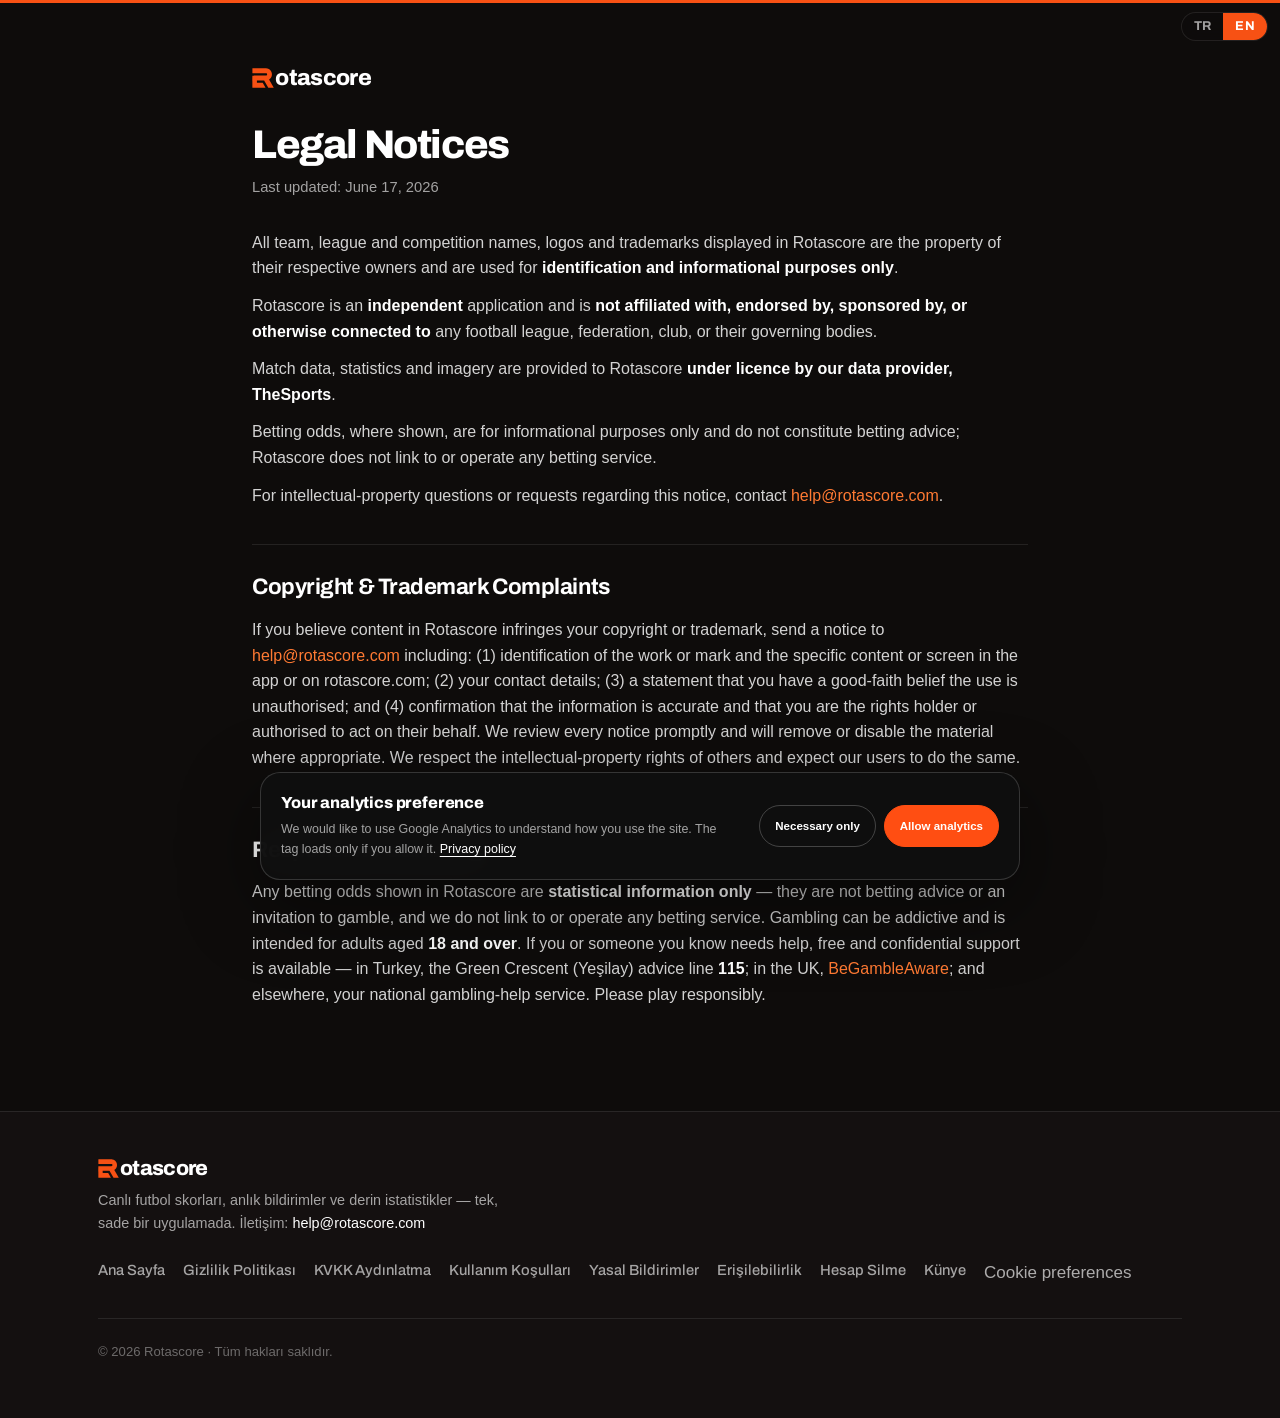
<file: legal.html>
<!DOCTYPE html>
<html lang="en">
<head>
  <meta charset="UTF-8" />
  <meta name="viewport" content="width=device-width, initial-scale=1.0" />
  <title>Legal Notices — Rotascore</title>
  <meta name="description" content="Trademark, non-affiliation and data-attribution notices for the Rotascore app and website." />
  <link rel="preconnect" href="https://fonts.googleapis.com" />
  <link rel="preconnect" href="https://fonts.gstatic.com" crossorigin />
  <link rel="stylesheet" href="https://fonts.googleapis.com/css2?family=Archivo:wght@400;500;600;700;800;900&display=swap" />
  <script src="/lang.js"></script>
  <link rel="stylesheet" href="/style.css?v=9" />
  <meta name="theme-color" content="#0E0C0B" />
  <link rel="canonical" href="https://rotascore.com/legal" />
  <link rel="icon" type="image/png" sizes="32x32" href="/icon-32.png" />
  <link rel="icon" type="image/png" sizes="16x16" href="/icon-16.png" />
  <link rel="apple-touch-icon" href="/apple-touch-icon.png" />
  <link rel="manifest" href="/site.webmanifest" />
  <meta property="og:image" content="https://rotascore.com/og.png" />
  <meta name="twitter:card" content="summary_large_image" />
  <meta name="twitter:image" content="https://rotascore.com/og.png" />
  <link rel="stylesheet" href="/analytics-consent.css?v=1" />
  <script src="/analytics-consent.js?v=2"></script>
</head>
<body>
  <div class="doc">
    <a class="brand" href="/"><img class="rlogo" src="/logo.svg" alt="" />otascore</a>

    <h1><span data-l="tr">Yasal Bildirimler</span><span data-l="en">Legal Notices</span></h1>
    <p class="updated"><span data-l="tr">Son güncelleme: 17 Haziran 2026</span><span data-l="en">Last updated: June 17, 2026</span></p>

    <div data-l="en">
      <p>All team, league and competition names, logos and trademarks displayed in Rotascore are the property of their respective owners and are used for <strong>identification and informational purposes only</strong>.</p>
      <p>Rotascore is an <strong>independent</strong> application and is <strong>not affiliated with, endorsed by, sponsored by, or otherwise connected to</strong> any football league, federation, club, or their governing bodies.</p>
      <p>Match data, statistics and imagery are provided to Rotascore <strong>under licence by our data provider, TheSports</strong>.</p>
      <p>Betting odds, where shown, are for informational purposes only and do not constitute betting advice; Rotascore does not link to or operate any betting service.</p>
      <p>For intellectual-property questions or requests regarding this notice, contact <a href="mailto:help@rotascore.com">help@rotascore.com</a>.</p>

      <h2>Copyright &amp; Trademark Complaints</h2>
      <p>If you believe content in Rotascore infringes your copyright or trademark, send a notice to <a href="mailto:help@rotascore.com">help@rotascore.com</a> including: (1) identification of the work or mark and the specific content or screen in the app or on rotascore.com; (2) your contact details; (3) a statement that you have a good-faith belief the use is unauthorised; and (4) confirmation that the information is accurate and that you are the rights holder or authorised to act on their behalf. We review every notice promptly and will remove or disable the material where appropriate. We respect the intellectual-property rights of others and expect our users to do the same.</p>

      <h2>Responsible Gambling</h2>
      <p>Any betting odds shown in Rotascore are <strong>statistical information only</strong> — they are not betting advice or an invitation to gamble, and we do not link to or operate any betting service. Gambling can be addictive and is intended for adults aged <strong>18 and over</strong>. If you or someone you know needs help, free and confidential support is available — in Turkey, the Green Crescent (Yeşilay) advice line <strong>115</strong>; in the UK, <a href="https://www.begambleaware.org" target="_blank" rel="noopener">BeGambleAware</a>; and elsewhere, your national gambling-help service. Please play responsibly.</p>
    </div>

    <div data-l="tr">
      <p>Rotascore'da gösterilen tüm takım, lig ve turnuva adları, logoları ve markaları ilgili sahiplerine aittir ve yalnızca <strong>tanımlama ve bilgilendirme amacıyla</strong> kullanılır.</p>
      <p>Rotascore <strong>bağımsız</strong> bir uygulamadır; hiçbir futbol ligi, federasyonu, kulübü veya bunların yönetim organlarıyla <strong>bağlantılı değildir, onlar tarafından onaylanmamış veya desteklenmemiştir</strong>.</p>
      <p>Maç verileri, istatistikler ve görseller, <strong>veri sağlayıcımız TheSports tarafından lisans kapsamında</strong> sağlanmaktadır.</p>
      <p>Gösterildiği durumlarda bahis oranları yalnızca bilgilendirme amaçlıdır ve bahis tavsiyesi niteliği taşımaz; Rotascore herhangi bir bahis hizmetine bağlantı vermez veya işletmez.</p>
      <p>Fikrî mülkiyet veya bu bildirimle ilgili talepler için: <a href="mailto:help@rotascore.com">help@rotascore.com</a></p>

      <h2>Telif Hakkı ve Marka Şikâyetleri</h2>
      <p>Rotascore'daki bir içeriğin telif hakkınızı veya markanızı ihlal ettiğini düşünüyorsanız <a href="mailto:help@rotascore.com">help@rotascore.com</a> adresine şu bilgilerle bir bildirim gönderin: (1) eserin/markanın ve uygulamadaki ya da rotascore.com'daki ilgili içeriğin/ekranın tanımı; (2) iletişim bilgileriniz; (3) kullanımın izinsiz olduğuna dair iyi niyetli beyanınız; (4) bilgilerin doğru olduğu ve hak sahibi ya da onun adına hareket etmeye yetkili olduğunuz teyidi. Her bildirimi en kısa sürede inceler, uygun durumlarda içeriği kaldırır veya erişime kapatırız. Başkalarının fikrî mülkiyet haklarına saygı duyar, kullanıcılarımızdan da aynısını bekleriz.</p>

      <h2>Sorumlu Oyun</h2>
      <p>Rotascore'da gösterilen bahis oranları <strong>yalnızca istatistiksel bilgidir</strong>; bahis tavsiyesi veya bahse teşvik değildir ve herhangi bir bahis hizmetine bağlantı vermez ya da işletmeyiz. Şans oyunları bağımlılık yapabilir ve yalnızca <strong>18 yaş ve üzeri</strong> içindir. Siz veya bir yakınınız destek ihtiyacı duyarsa ücretsiz ve gizli yardım mevcuttur — Türkiye'de Yeşilay danışma hattı <strong>115</strong>; İngiltere'de <a href="https://www.begambleaware.org" target="_blank" rel="noopener">BeGambleAware</a>; diğer bölgelerde ulusal bağımlılık-yardım hizmetiniz. Lütfen sorumlu biçimde oynayın.</p>
    </div>
  </div>
  <footer class="site-footer">
    <div class="container">
      <div>
        <a class="brand" href="/" aria-label="Rotascore"><img class="rlogo" src="/logo.svg" alt="" />otascore</a>
        <p class="org">Canlı futbol skorları, anlık bildirimler ve derin istatistikler — tek, sade bir uygulamada. İletişim: <a href="mailto:help@rotascore.com">help@rotascore.com</a></p>
      </div>
      <nav class="foot-links" aria-label="Yasal">
        <a href="/">Ana Sayfa</a>
        <a href="/privacy">Gizlilik Politikası</a>
        <a href="/kvkk">KVKK Aydınlatma</a>
        <a href="/terms">Kullanım Koşulları</a>
        <a href="/legal">Yasal Bildirimler</a>
        <a href="/accessibility">Erişilebilirlik</a>
        <a href="/account-deletion">Hesap Silme</a>
        <a href="/kunye">Künye</a>
      </nav>
      <p class="copyright">© 2026 Rotascore · Tüm hakları saklıdır.</p>
    </div>
  </footer>
</body>
</html>
</file>
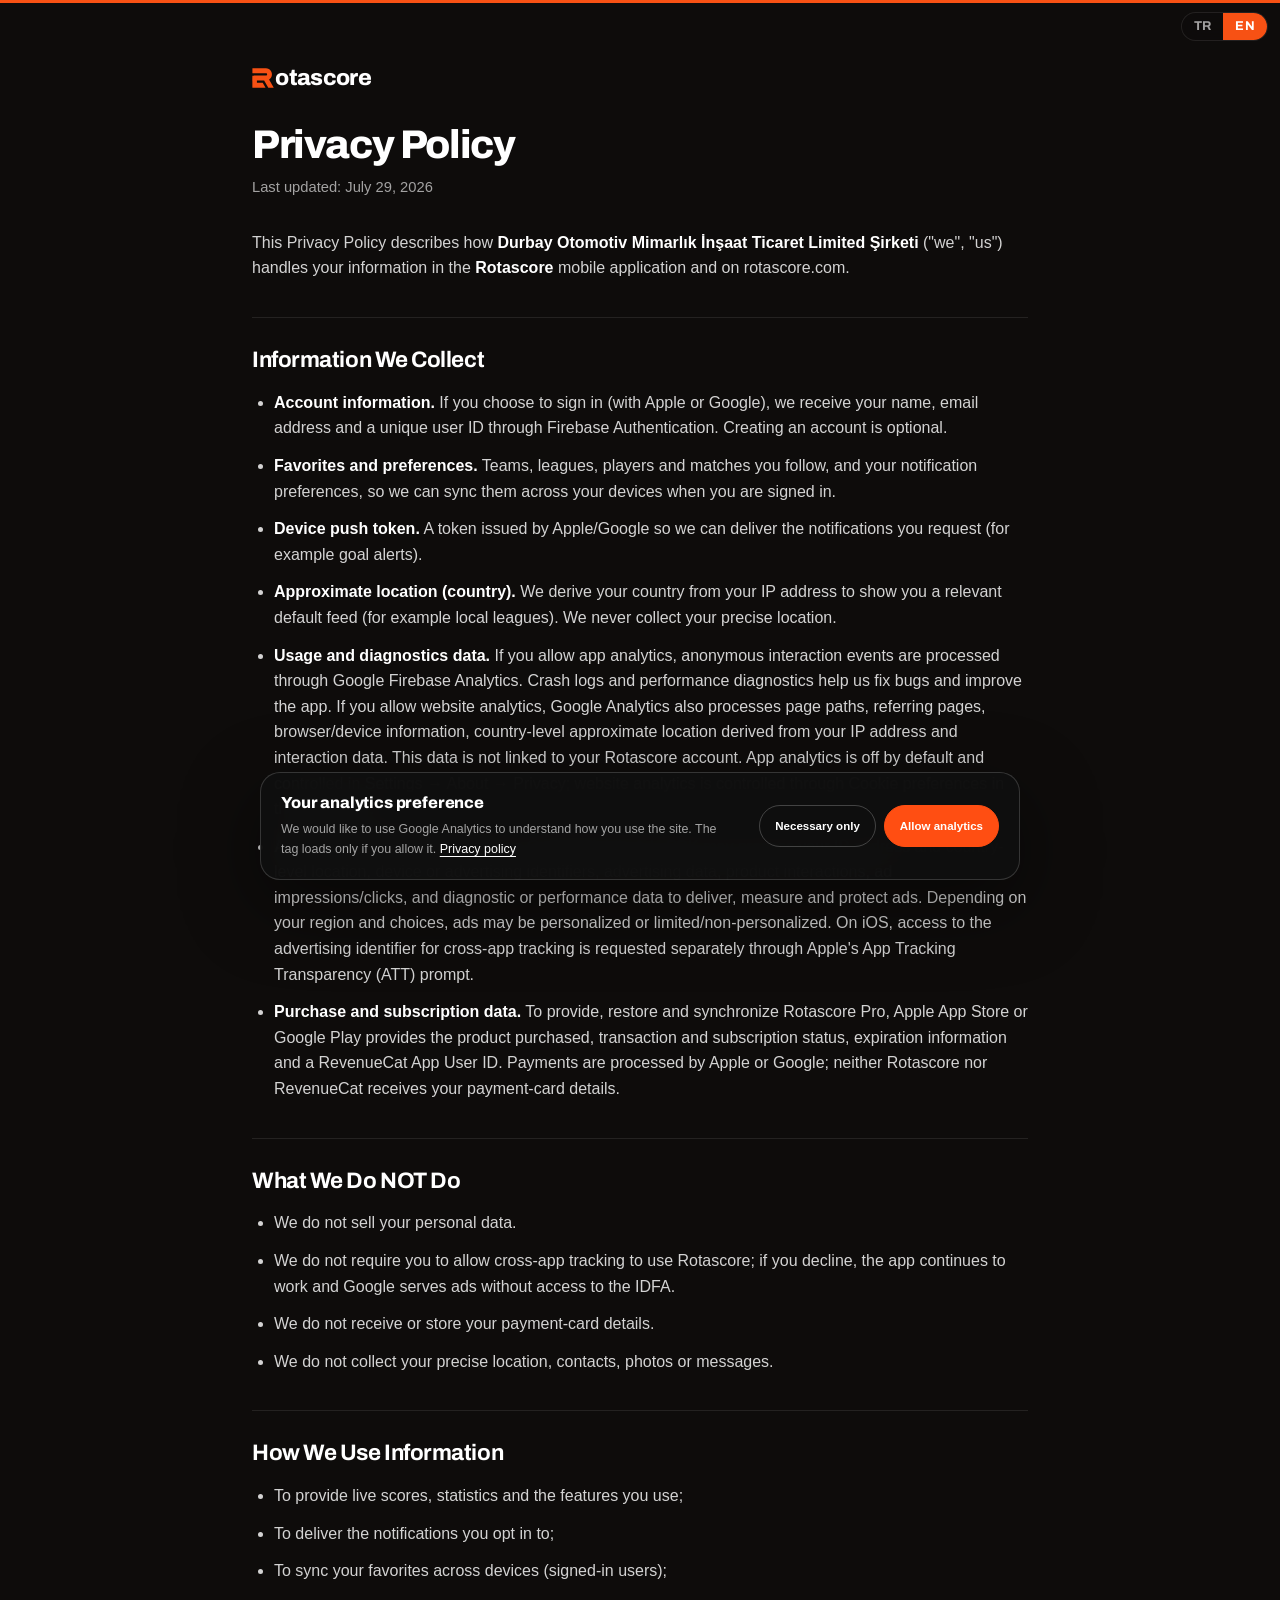
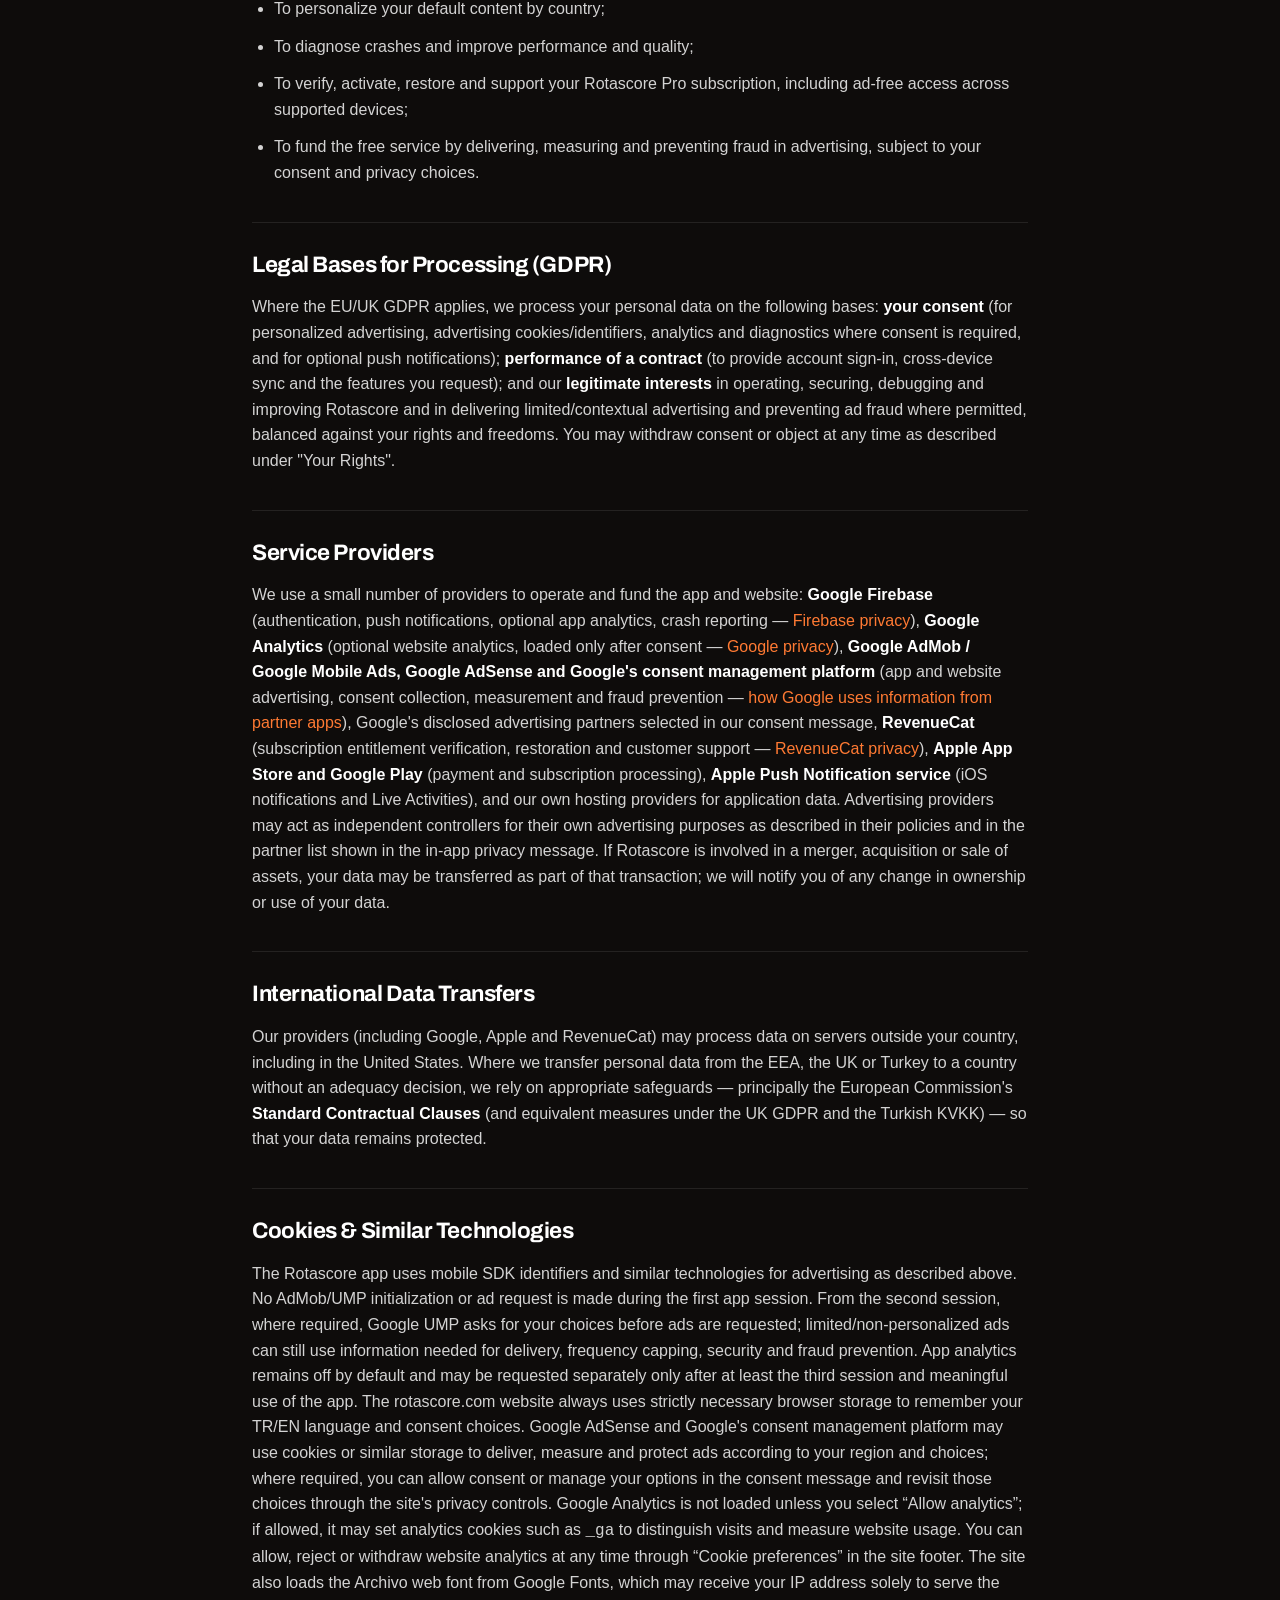
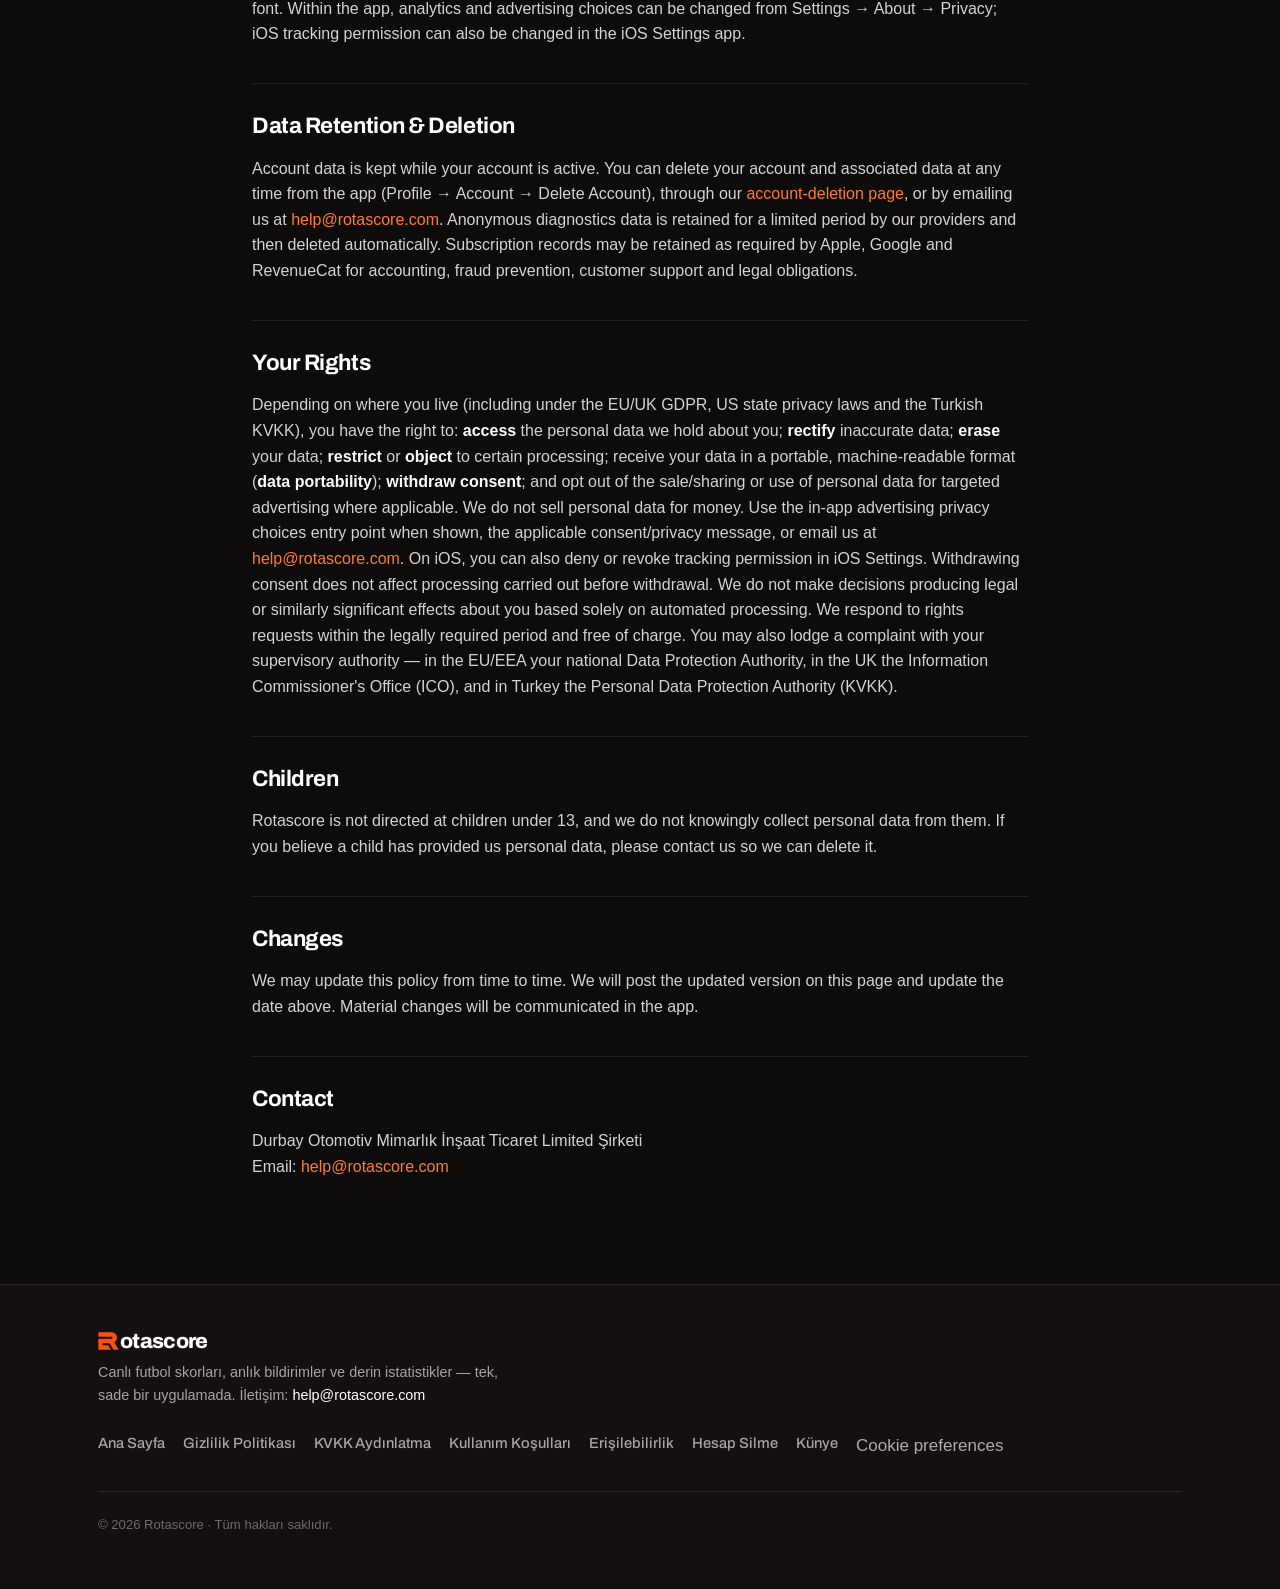
<file: privacy.html>
<!DOCTYPE html>
<html lang="en">
<head>
  <meta charset="UTF-8" />
  <meta name="viewport" content="width=device-width, initial-scale=1.0" />
  <title>Privacy Policy — Rotascore</title>
  <meta name="description" content="Privacy Policy for the Rotascore app and website." />
  <link rel="preconnect" href="https://fonts.googleapis.com" />
  <link rel="preconnect" href="https://fonts.gstatic.com" crossorigin />
  <link rel="stylesheet" href="https://fonts.googleapis.com/css2?family=Archivo:wght@400;500;600;700;800;900&amp;display=swap" />
  <script src="/lang.js"></script>
  <link rel="stylesheet" href="/style.css?v=9" />
  <meta name="theme-color" content="#0E0C0B" />
  <link rel="canonical" href="https://rotascore.com/privacy" />
  <link rel="icon" type="image/png" sizes="32x32" href="/icon-32.png" />
  <link rel="icon" type="image/png" sizes="16x16" href="/icon-16.png" />
  <link rel="apple-touch-icon" href="/apple-touch-icon.png" />
  <link rel="manifest" href="/site.webmanifest" />
  <meta property="og:image" content="https://rotascore.com/og.png" />
  <meta name="twitter:card" content="summary_large_image" />
  <meta name="twitter:image" content="https://rotascore.com/og.png" />
  <link rel="stylesheet" href="/analytics-consent.css?v=1" />
  <script src="/analytics-consent.js?v=2"></script>
</head>
<body>
  <div class="doc">
    <a class="brand" href="/"><img class="rlogo" src="/logo.svg" alt="" />otascore</a>

    <h1><span data-l="tr">Gizlilik Politikası</span><span data-l="en">Privacy Policy</span></h1>
    <p class="updated"><span data-l="tr">Son güncelleme: 29 Temmuz 2026</span><span data-l="en">Last updated: July 29, 2026</span></p>

    <div data-l="en">

    <p>This Privacy Policy describes how <strong>Durbay Otomotiv Mimarlık İnşaat Ticaret Limited Şirketi</strong> ("we", "us") handles your information in the <strong>Rotascore</strong> mobile application and on rotascore.com.</p>

    <h2>Information We Collect</h2>
    <ul>
      <li><strong>Account information.</strong> If you choose to sign in (with Apple or Google), we receive your name, email address and a unique user ID through Firebase Authentication. Creating an account is optional.</li>
      <li><strong>Favorites and preferences.</strong> Teams, leagues, players and matches you follow, and your notification preferences, so we can sync them across your devices when you are signed in.</li>
      <li><strong>Device push token.</strong> A token issued by Apple/Google so we can deliver the notifications you request (for example goal alerts).</li>
      <li><strong>Approximate location (country).</strong> We derive your country from your IP address to show you a relevant default feed (for example local leagues). We never collect your precise location.</li>
      <li><strong>Usage and diagnostics data.</strong> If you allow app analytics, anonymous interaction events are processed through Google Firebase Analytics. Crash logs and performance diagnostics help us fix bugs and improve the app. If you allow website analytics, Google Analytics also processes page paths, referring pages, browser/device information, country-level approximate location derived from your IP address and interaction data. This data is not linked to your Rotascore account. App analytics is off by default and controlled in Settings &rarr; About &rarr; Privacy; website analytics is controlled through Cookie preferences in the site footer.</li>
      <li><strong>Advertising and device data.</strong> The Google Mobile Ads SDK may process your IP address and country-level location, device or advertising identifiers, advertising data, product interactions, ad impressions/clicks, and diagnostic or performance data to deliver, measure and protect ads. Depending on your region and choices, ads may be personalized or limited/non-personalized. On iOS, access to the advertising identifier for cross-app tracking is requested separately through Apple's App Tracking Transparency (ATT) prompt.</li>
      <li><strong>Purchase and subscription data.</strong> To provide, restore and synchronize Rotascore Pro, Apple App Store or Google Play provides the product purchased, transaction and subscription status, expiration information and a RevenueCat App User ID. Payments are processed by Apple or Google; neither Rotascore nor RevenueCat receives your payment-card details.</li>
    </ul>

    <h2>What We Do NOT Do</h2>
    <ul>
      <li>We do not sell your personal data.</li>
      <li>We do not require you to allow cross-app tracking to use Rotascore; if you decline, the app continues to work and Google serves ads without access to the IDFA.</li>
      <li>We do not receive or store your payment-card details.</li>
      <li>We do not collect your precise location, contacts, photos or messages.</li>
    </ul>

    <h2>How We Use Information</h2>
    <ul>
      <li>To provide live scores, statistics and the features you use;</li>
      <li>To deliver the notifications you opt in to;</li>
      <li>To sync your favorites across devices (signed-in users);</li>
      <li>To personalize your default content by country;</li>
      <li>To diagnose crashes and improve performance and quality;</li>
      <li>To verify, activate, restore and support your Rotascore Pro subscription, including ad-free access across supported devices;</li>
      <li>To fund the free service by delivering, measuring and preventing fraud in advertising, subject to your consent and privacy choices.</li>
    </ul>

    <h2>Legal Bases for Processing (GDPR)</h2>
    <p>Where the EU/UK GDPR applies, we process your personal data on the following bases: <strong>your consent</strong> (for personalized advertising, advertising cookies/identifiers, analytics and diagnostics where consent is required, and for optional push notifications); <strong>performance of a contract</strong> (to provide account sign-in, cross-device sync and the features you request); and our <strong>legitimate interests</strong> in operating, securing, debugging and improving Rotascore and in delivering limited/contextual advertising and preventing ad fraud where permitted, balanced against your rights and freedoms. You may withdraw consent or object at any time as described under "Your Rights".</p>

    <h2>Service Providers</h2>
    <p>We use a small number of providers to operate and fund the app and website: <strong>Google Firebase</strong> (authentication, push notifications, optional app analytics, crash reporting — <a href="https://firebase.google.com/support/privacy" target="_blank" rel="noopener">Firebase privacy</a>), <strong>Google Analytics</strong> (optional website analytics, loaded only after consent — <a href="https://policies.google.com/privacy" target="_blank" rel="noopener">Google privacy</a>), <strong>Google AdMob / Google Mobile Ads, Google AdSense and Google's consent management platform</strong> (app and website advertising, consent collection, measurement and fraud prevention — <a href="https://policies.google.com/technologies/partner-sites" target="_blank" rel="noopener">how Google uses information from partner apps</a>), Google's disclosed advertising partners selected in our consent message, <strong>RevenueCat</strong> (subscription entitlement verification, restoration and customer support — <a href="https://www.revenuecat.com/privacy/" target="_blank" rel="noopener">RevenueCat privacy</a>), <strong>Apple App Store and Google Play</strong> (payment and subscription processing), <strong>Apple Push Notification service</strong> (iOS notifications and Live Activities), and our own hosting providers for application data. Advertising providers may act as independent controllers for their own advertising purposes as described in their policies and in the partner list shown in the in-app privacy message. If Rotascore is involved in a merger, acquisition or sale of assets, your data may be transferred as part of that transaction; we will notify you of any change in ownership or use of your data.</p>

    <h2>International Data Transfers</h2>
    <p>Our providers (including Google, Apple and RevenueCat) may process data on servers outside your country, including in the United States. Where we transfer personal data from the EEA, the UK or Turkey to a country without an adequacy decision, we rely on appropriate safeguards — principally the European Commission's <strong>Standard Contractual Clauses</strong> (and equivalent measures under the UK GDPR and the Turkish KVKK) — so that your data remains protected.</p>

    <h2>Cookies &amp; Similar Technologies</h2>
    <p>The Rotascore app uses mobile SDK identifiers and similar technologies for advertising as described above. No AdMob/UMP initialization or ad request is made during the first app session. From the second session, where required, Google UMP asks for your choices before ads are requested; limited/non-personalized ads can still use information needed for delivery, frequency capping, security and fraud prevention. App analytics remains off by default and may be requested separately only after at least the third session and meaningful use of the app. The rotascore.com website always uses strictly necessary browser storage to remember your TR/EN language and consent choices. Google AdSense and Google's consent management platform may use cookies or similar storage to deliver, measure and protect ads according to your region and choices; where required, you can allow consent or manage your options in the consent message and revisit those choices through the site's privacy controls. Google Analytics is not loaded unless you select “Allow analytics”; if allowed, it may set analytics cookies such as <code>_ga</code> to distinguish visits and measure website usage. You can allow, reject or withdraw website analytics at any time through “Cookie preferences” in the site footer. The site also loads the Archivo web font from Google Fonts, which may receive your IP address solely to serve the font. Within the app, analytics and advertising choices can be changed from Settings → About → Privacy; iOS tracking permission can also be changed in the iOS Settings app.</p>

    <h2>Data Retention &amp; Deletion</h2>
    <p>Account data is kept while your account is active. You can delete your account and associated data at any time from the app (Profile → Account → Delete Account), through our <a href="/account-deletion">account-deletion page</a>, or by emailing us at <a href="mailto:help@rotascore.com">help@rotascore.com</a>. Anonymous diagnostics data is retained for a limited period by our providers and then deleted automatically. Subscription records may be retained as required by Apple, Google and RevenueCat for accounting, fraud prevention, customer support and legal obligations.</p>

    <h2>Your Rights</h2>
    <p>Depending on where you live (including under the EU/UK GDPR, US state privacy laws and the Turkish KVKK), you have the right to: <strong>access</strong> the personal data we hold about you; <strong>rectify</strong> inaccurate data; <strong>erase</strong> your data; <strong>restrict</strong> or <strong>object</strong> to certain processing; receive your data in a portable, machine-readable format (<strong>data portability</strong>); <strong>withdraw consent</strong>; and opt out of the sale/sharing or use of personal data for targeted advertising where applicable. We do not sell personal data for money. Use the in-app advertising privacy choices entry point when shown, the applicable consent/privacy message, or email us at <a href="mailto:help@rotascore.com">help@rotascore.com</a>. On iOS, you can also deny or revoke tracking permission in iOS Settings. Withdrawing consent does not affect processing carried out before withdrawal. We do not make decisions producing legal or similarly significant effects about you based solely on automated processing. We respond to rights requests within the legally required period and free of charge. You may also lodge a complaint with your supervisory authority — in the EU/EEA your national Data Protection Authority, in the UK the Information Commissioner's Office (ICO), and in Turkey the Personal Data Protection Authority (KVKK).</p>

    <h2>Children</h2>
    <p>Rotascore is not directed at children under 13, and we do not knowingly collect personal data from them. If you believe a child has provided us personal data, please contact us so we can delete it.</p>

    <h2>Changes</h2>
    <p>We may update this policy from time to time. We will post the updated version on this page and update the date above. Material changes will be communicated in the app.</p>

    <h2>Contact</h2>
    <p>Durbay Otomotiv Mimarlık İnşaat Ticaret Limited Şirketi<br />
    Email: <a href="mailto:help@rotascore.com">help@rotascore.com</a></p>

    </div>
    <div data-l="tr">
    <p>KVKK m.10 kapsamındaki ayrıntılı aydınlatma metnimiz için: <a href="/kvkk">KVKK Aydınlatma Metni</a></p>
    <p>Bu Gizlilik Politikası, <strong>Durbay Otomotiv Mimarlık İnşaat Ticaret Limited Şirketi</strong>'nin <strong>Rotascore</strong> mobil uygulamasında ve rotascore.com'da bilgilerinizi nasıl işlediğini açıklar.</p>
    <p><strong>Topladığımız veriler:</strong> (1) Giriş yapmayı seçerseniz (Apple veya Google ile) Firebase Authentication üzerinden ad, e-posta ve kullanıcı kimliği — hesap oluşturmak isteğe bağlıdır; (2) favori takım/lig/oyuncularınız ve bildirim tercihleriniz (cihazlar arası senkron için); (3) bildirim gönderebilmek için cihaz push token'ı; (4) IP adresinizden türetilen <em>ülke düzeyinde</em> yaklaşık konum (hassas konum asla toplanmaz); (5) izin verirseniz kimliğinizle ilişkilendirilmeyen anonim kullanım olayları ile hata düzeltme ve kalite için çökme/performans verileri (Google Firebase Analytics ve Crashlytics); (6) Google Mobile Ads SDK tarafından reklam sunumu, ölçümü ve sahtekârlık önleme için işlenebilen IP adresi/ülke düzeyi konum, cihaz veya reklam tanımlayıcıları, reklam verileri, ürün etkileşimleri, reklam gösterimi/tıklaması ile teşhis ve performans verileri; (7) yalnızca web analitiğine izin verirseniz Google Analytics tarafından işlenen sayfa yolları, yönlendiren sayfalar, tarayıcı/cihaz bilgisi, IP adresinden türetilen ülke düzeyinde yaklaşık konum ve etkileşim verileri; (8) Rotascore Pro'yu sunmak, geri yüklemek ve cihazlar arasında eşitlemek için Apple App Store veya Google Play tarafından sağlanan ürün, işlem, abonelik durumu ve sona erme bilgileri ile RevenueCat App User ID. Web analitiği Rotascore hesabınızla ilişkilendirilmez. Bölgenize ve seçimlerinize göre reklamlar kişiselleştirilmiş veya sınırlı/kişiselleştirilmemiş olabilir. iOS'ta uygulamalar arası izlemeye yönelik reklam tanımlayıcısı erişimi ayrıca Apple ATT istemiyle sorulur.</p>
    <p><strong>Abonelikler ve RevenueCat:</strong> RevenueCat, satın alma yetkisini doğrulamak, reklamsız Pro erişimini etkinleştirmek, satın alımları geri yüklemek ve abonelik desteği sağlamak için abonelik verilerini veri işleyen hizmet sağlayıcı olarak işler. Uygulama hedefleme için yalnızca düşük hassasiyetli uygulama dili, seçili içerik ülkesi ve uygulama sürümünü RevenueCat'e iletebilir. Ödemeyi Apple veya Google işler; Rotascore ve RevenueCat ödeme kartı bilgilerinizi almaz.</p>
    <p><strong>Yapmadıklarımız:</strong> Verilerinizi para karşılığı satmayız; ödeme kartı bilgilerinizi almaz veya saklamayız; uygulamayı kullanmak için uygulamalar arası izleme izni vermenizi zorunlu tutmayız; izni reddetseniz de uygulama ve reklamlar IDFA erişimi olmadan çalışmaya devam eder. Hassas konum, rehber, fotoğraf veya mesajlarınızı toplamayız.</p>
    <p><strong>İşleme dayanağı (GDPR):</strong> Verilerinizi açık rızanıza (gereken yerde kişiselleştirilmiş reklam, reklam tanımlayıcıları, analitik/teşhis ve isteğe bağlı bildirimler), sözleşmenin ifasına (hesap girişi, cihazlar arası senkron ve talep ettiğiniz özellikler) ve meşru menfaatlerimize (izin verilen yerlerde sınırlı/bağlamsal reklam sunmak, reklam sahtekârlığını önlemek, uygulamayı işletmek, güvenliğini sağlamak, hata ayıklamak ve iyileştirmek) dayanarak işleriz; rızanızı dilediğiniz an geri çekebilirsiniz.</p>
    <p><strong>Hizmet sağlayıcıları ve yurt dışı aktarım:</strong> Firebase, Google Analytics, Google AdMob/Google Mobile Ads, Google AdSense ve Google'ın rıza yönetim platformu, RevenueCat, Apple App Store, Google Play, Apple Push Notification service ve uygulama barındırma sağlayıcılarını kullanırız. RevenueCat abonelik doğrulama, geri yükleme ve müşteri desteği için kullanılır (<a href="https://www.revenuecat.com/privacy/" target="_blank" rel="noopener">RevenueCat gizlilik politikası</a>). Sağlayıcılarımız verileri ABD dahil ülke dışındaki sunucularda işleyebilir. AEA/İngiltere/Türkiye'den yeterlilik kararı bulunmayan ülkelere yapılan aktarımlarda Avrupa Komisyonu <strong>Standart Sözleşme Hükümleri</strong> ve KVKK'daki eşdeğer güvenceler uygulanır.</p>
    <p><strong>Reklam ve analitik sağlayıcıları ile seçimleriniz:</strong> Google AdMob / Google Mobile Ads, Google AdSense ve Google'ın rıza yönetim platformunu uygulama ve web sitesi reklamları, rıza yönetimi, ölçüm ve sahtekârlık önleme için kullanırız. İlk uygulama oturumunda AdMob/UMP başlatılmaz ve reklam isteği gönderilmez. İkinci oturumdan itibaren gereken bölgelerde Google UMP reklam isteğinden önce seçimlerinizi sorar. Uygulama analitiği varsayılan kapalıdır ve en erken üçüncü oturum ile anlamlı uygulama kullanımından sonra ayrı olarak istenebilir. Seçimlerinizi uygulama içindeki Ayarlar → Hakkında → Gizlilik bölümünden; iOS izleme iznini ayrıca iOS Ayarları'ndan değiştirebilirsiniz. rotascore.com, TR/EN dil ve rıza tercihlerinizi hatırlamak için zorunlu depolama kullanır. Google AdSense ve Google'ın rıza yönetim platformu, bölgenize ve seçimlerinize göre reklam sunmak, ölçmek ve sahtekârlığı önlemek için çerezler veya benzer depolama kullanabilir; gereken yerlerde rıza mesajından izin verebilir veya seçeneklerinizi yönetebilir ve sitenin gizlilik kontrollerinden tercihlerinizi yeniden açabilirsiniz. Google Analytics etiketi yalnızca “Analitiğe izin ver” seçeneğini seçerseniz yüklenir ve kullanım ölçümü için <code>_ga</code> gibi analitik çerezleri kullanabilir. Footer'daki “Çerez tercihleri” üzerinden web analitiğine izin verebilir, reddedebilir veya verdiğiniz izni geri çekebilirsiniz. Site ayrıca Google Fonts'tan yazı tipi yükler.</p>
    <p><strong>Saklama ve silme:</strong> Hesap verileriniz hesabınız aktif olduğu sürece saklanır. Hesabınızı uygulama içinden (Profil → Hesap → Hesabı Sil), <a href="/account-deletion">hesap silme sayfamızdan</a> veya <a href="mailto:help@rotascore.com">help@rotascore.com</a> adresine yazarak istediğiniz zaman silebilirsiniz. Abonelik kayıtları Apple, Google ve RevenueCat tarafından muhasebe, sahtekârlık önleme, destek ve yasal yükümlülükler için gerekli olduğu sürece saklanabilir.</p>
    <p><strong>Haklarınız (KVKK / GDPR / ABD eyalet yasaları):</strong> Kişisel verilerinize <strong>erişme</strong>, <strong>düzeltme</strong>, <strong>silme</strong>, işlemeyi <strong>kısıtlama</strong> veya işlemeye <strong>itiraz</strong> etme, verilerinizi taşınabilir biçimde alma (<strong>taşınabilirlik</strong>), <strong>rızanızı geri çekme</strong> ve uygulanabildiği yerde hedefli reklam amacıyla satış/paylaşımı reddetme haklarına sahipsiniz. Verileri para karşılığı satmayız. Uygulama içindeki reklam gizlilik seçeneklerini kullanabilir veya <a href="mailto:help@rotascore.com">help@rotascore.com</a> adresine yazabilirsiniz; taleplere yasal süre içinde ücretsiz yanıt veririz. Ayrıca bir denetim makamına şikâyette bulunabilirsiniz — Türkiye'de Kişisel Verileri Koruma Kurumu (KVKK), AB/AEA'da ulusal veri koruma otoriteniz, İngiltere'de ICO.</p>
    <p><strong>İletişim:</strong> Durbay Otomotiv Mimarlık İnşaat Ticaret Limited Şirketi — <a href="mailto:help@rotascore.com">help@rotascore.com</a></p>
  </div>
  </div>
  <footer class="site-footer">
    <div class="container">
      <div>
        <a class="brand" href="/" aria-label="Rotascore"><img class="rlogo" src="/logo.svg" alt="" />otascore</a>
        <p class="org">Canlı futbol skorları, anlık bildirimler ve derin istatistikler — tek, sade bir uygulamada. İletişim: <a href="mailto:help@rotascore.com">help@rotascore.com</a></p>
      </div>
      <nav class="foot-links" aria-label="Yasal">
        <a href="/">Ana Sayfa</a>
        <a href="/privacy">Gizlilik Politikası</a>
        <a href="/kvkk">KVKK Aydınlatma</a>
        <a href="/terms">Kullanım Koşulları</a>
        <a href="/accessibility">Erişilebilirlik</a>
        <a href="/account-deletion">Hesap Silme</a>
        <a href="/kunye">Künye</a>
      </nav>
      <p class="copyright">© 2026 Rotascore · Tüm hakları saklıdır.</p>
    </div>
  </footer>
</body>
</html>
</file>
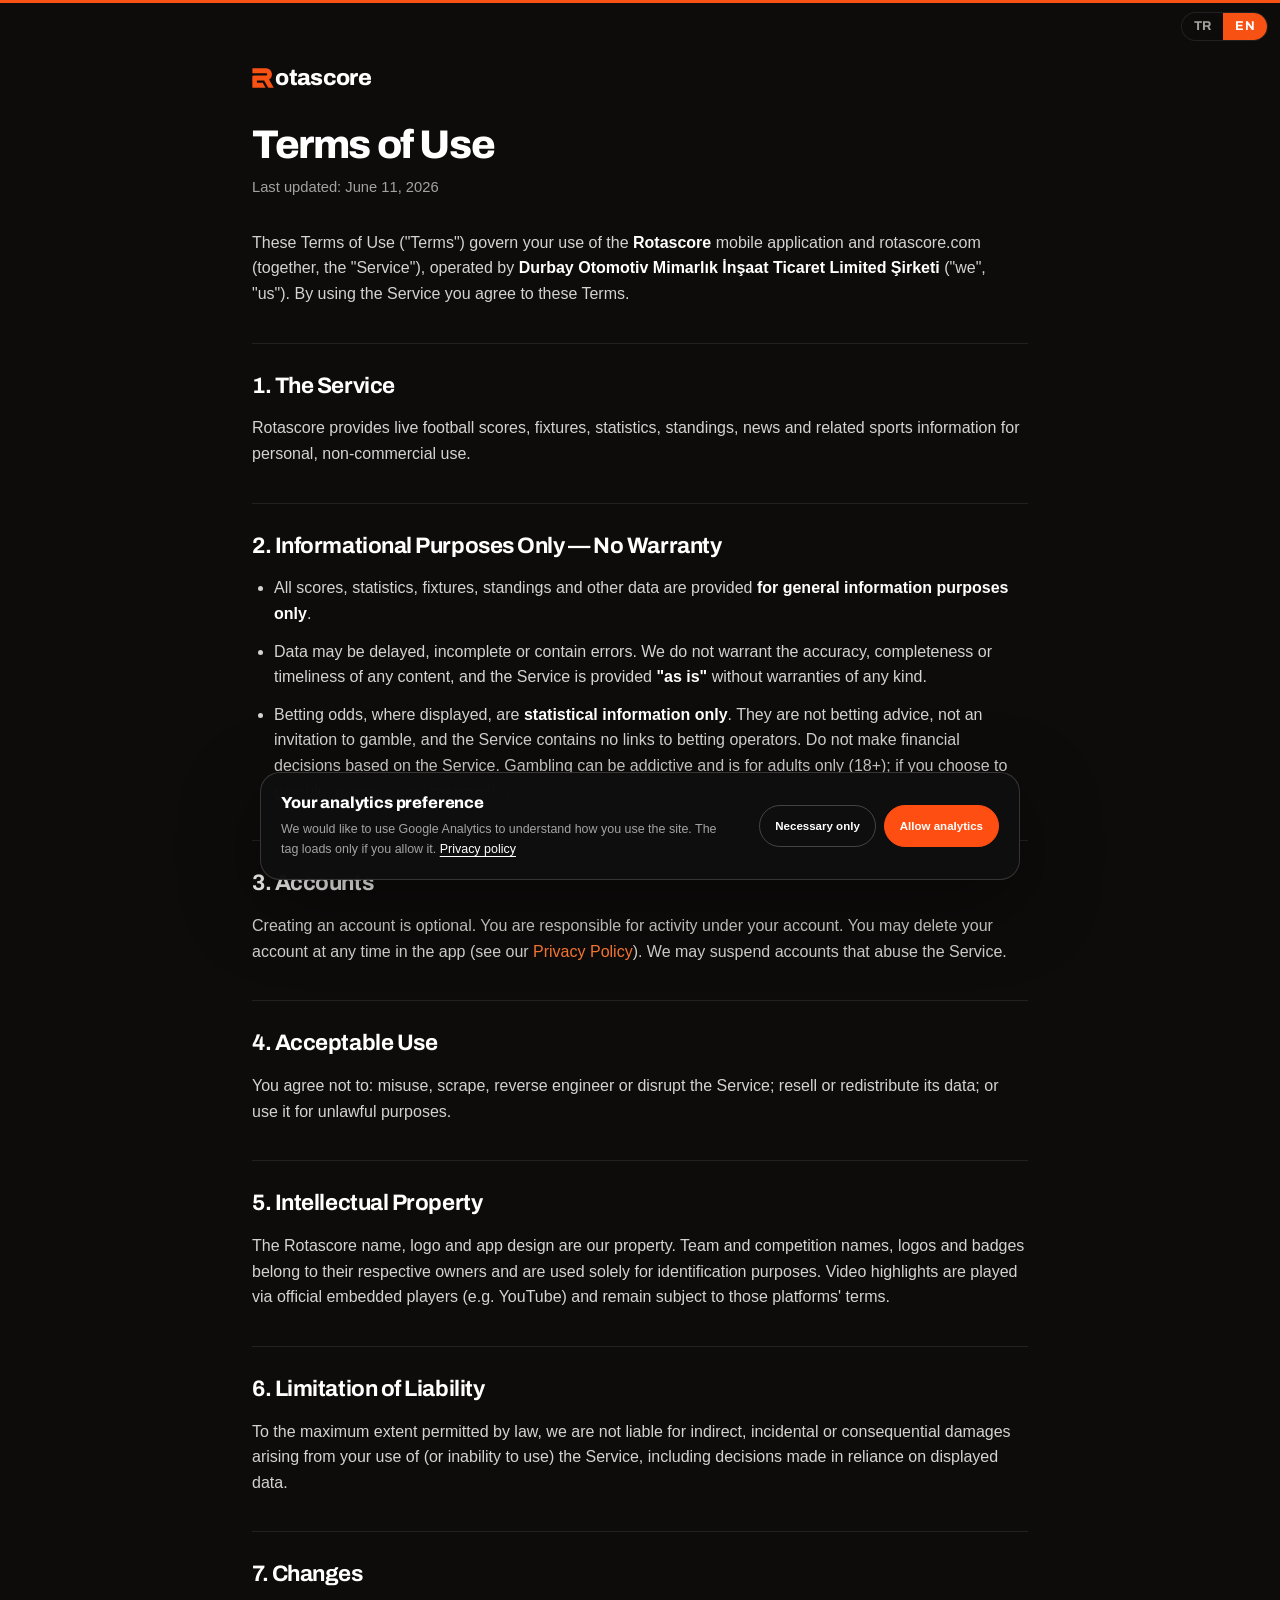
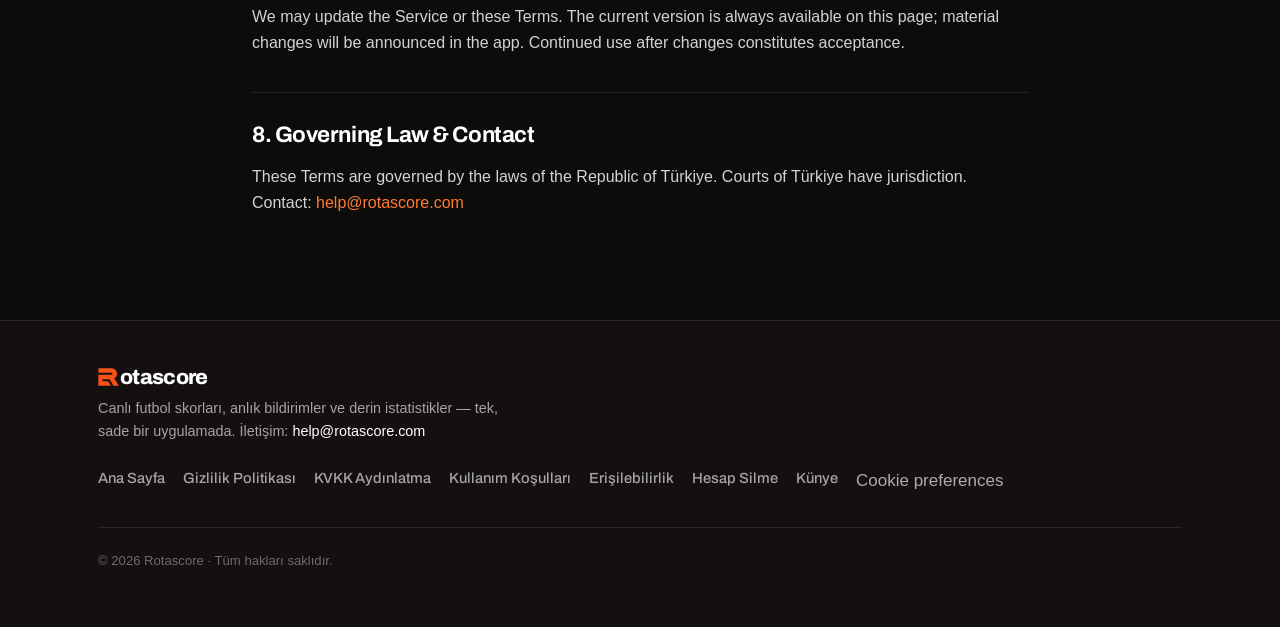
<file: terms.html>
<!DOCTYPE html>
<html lang="en">
<head>
  <meta charset="UTF-8" />
  <meta name="viewport" content="width=device-width, initial-scale=1.0" />
  <title>Terms of Use — Rotascore</title>
  <meta name="description" content="Terms of Use for the Rotascore app and website." />
  <link rel="preconnect" href="https://fonts.googleapis.com" />
  <link rel="preconnect" href="https://fonts.gstatic.com" crossorigin />
  <link rel="stylesheet" href="https://fonts.googleapis.com/css2?family=Archivo:wght@400;500;600;700;800;900&display=swap" />
  <script src="/lang.js"></script>
  <link rel="stylesheet" href="/style.css?v=9" />
  <meta name="theme-color" content="#0E0C0B" />
  <link rel="canonical" href="https://rotascore.com/terms" />
  <link rel="icon" type="image/png" sizes="32x32" href="/icon-32.png" />
  <link rel="icon" type="image/png" sizes="16x16" href="/icon-16.png" />
  <link rel="apple-touch-icon" href="/apple-touch-icon.png" />
  <link rel="manifest" href="/site.webmanifest" />
  <meta property="og:image" content="https://rotascore.com/og.png" />
  <meta name="twitter:card" content="summary_large_image" />
  <meta name="twitter:image" content="https://rotascore.com/og.png" />
  <link rel="stylesheet" href="/analytics-consent.css?v=1" />
  <script src="/analytics-consent.js?v=2"></script>
</head>
<body>
  <div class="doc">
    <a class="brand" href="/"><img class="rlogo" src="/logo.svg" alt="" />otascore</a>

    <h1><span data-l="tr">Kullanım Koşulları</span><span data-l="en">Terms of Use</span></h1>
    <p class="updated"><span data-l="tr">Son güncelleme: 11 Haziran 2026</span><span data-l="en">Last updated: June 11, 2026</span></p>

    <div data-l="en">

    <p>These Terms of Use ("Terms") govern your use of the <strong>Rotascore</strong> mobile application and rotascore.com (together, the "Service"), operated by <strong>Durbay Otomotiv Mimarlık İnşaat Ticaret Limited Şirketi</strong> ("we", "us"). By using the Service you agree to these Terms.</p>

    <h2>1. The Service</h2>
    <p>Rotascore provides live football scores, fixtures, statistics, standings, news and related sports information for personal, non-commercial use.</p>

    <h2>2. Informational Purposes Only — No Warranty</h2>
    <ul>
      <li>All scores, statistics, fixtures, standings and other data are provided <strong>for general information purposes only</strong>.</li>
      <li>Data may be delayed, incomplete or contain errors. We do not warrant the accuracy, completeness or timeliness of any content, and the Service is provided <strong>"as is"</strong> without warranties of any kind.</li>
      <li>Betting odds, where displayed, are <strong>statistical information only</strong>. They are not betting advice, not an invitation to gamble, and the Service contains no links to betting operators. Do not make financial decisions based on the Service. Gambling can be addictive and is for adults only (18+); if you choose to gamble, please do so responsibly.</li>
    </ul>

    <h2>3. Accounts</h2>
    <p>Creating an account is optional. You are responsible for activity under your account. You may delete your account at any time in the app (see our <a href="/privacy">Privacy Policy</a>). We may suspend accounts that abuse the Service.</p>

    <h2>4. Acceptable Use</h2>
    <p>You agree not to: misuse, scrape, reverse engineer or disrupt the Service; resell or redistribute its data; or use it for unlawful purposes.</p>

    <h2>5. Intellectual Property</h2>
    <p>The Rotascore name, logo and app design are our property. Team and competition names, logos and badges belong to their respective owners and are used solely for identification purposes. Video highlights are played via official embedded players (e.g. YouTube) and remain subject to those platforms' terms.</p>

    <h2>6. Limitation of Liability</h2>
    <p>To the maximum extent permitted by law, we are not liable for indirect, incidental or consequential damages arising from your use of (or inability to use) the Service, including decisions made in reliance on displayed data.</p>

    <h2>7. Changes</h2>
    <p>We may update the Service or these Terms. The current version is always available on this page; material changes will be announced in the app. Continued use after changes constitutes acceptance.</p>

    <h2>8. Governing Law &amp; Contact</h2>
    <p>These Terms are governed by the laws of the Republic of Türkiye. Courts of Türkiye have jurisdiction. Contact: <a href="mailto:help@rotascore.com">help@rotascore.com</a></p>

    </div>
    <div data-l="tr">
    <p>Bu Kullanım Koşulları, <strong>Durbay Otomotiv Mimarlık İnşaat Ticaret Limited Şirketi</strong> tarafından işletilen <strong>Rotascore</strong> mobil uygulaması ile rotascore.com'un (birlikte "Hizmet") kullanımını düzenler. Hizmeti kullanarak bu koşulları kabul etmiş olursunuz.</p>
    <p><strong>1. Hizmet:</strong> Rotascore; canlı futbol skorları, fikstürler, istatistikler, puan durumları ve ilgili spor bilgilerini kişisel ve ticari olmayan kullanım için sunar.</p>
    <p><strong>2. Bilgilendirme amaçlıdır — garanti verilmez:</strong> Tüm skor, istatistik, fikstür ve diğer veriler <strong>yalnızca genel bilgilendirme amaçlıdır</strong>; gecikmeli, eksik veya hatalı olabilir. Doğruluk, eksiksizlik ve güncellik garanti edilmez; Hizmet "olduğu gibi" sunulur. Gösterilen oranlar <strong>yalnızca istatistiksel bilgidir</strong>; bahis tavsiyesi veya bahse teşvik değildir ve Hizmette bahis operatörlerine yönlendirme bulunmaz. Hizmete dayanarak finansal karar vermeyiniz. Şans oyunları bağımlılık yapabilir ve yalnızca 18 yaşından büyükler içindir; oynamayı tercih ederseniz lütfen sorumlu biçimde oynayın.</p>
    <p><strong>3. Hesaplar:</strong> Hesap oluşturmak isteğe bağlıdır. Hesabınız altındaki etkinlikten siz sorumlusunuz. Hesabınızı uygulama içinden dilediğiniz an silebilirsiniz (bkz. <a href="/privacy">Gizlilik Politikası</a>).</p>
    <p><strong>4. Kabul edilebilir kullanım:</strong> Hizmeti kötüye kullanmamayı, veri kazımamayı (scraping), tersine mühendislik yapmamayı, verileri yeniden satmamayı/dağıtmamayı ve hukuka aykırı amaçlarla kullanmamayı kabul edersiniz.</p>
    <p><strong>5. Fikri mülkiyet:</strong> Rotascore adı, logosu ve tasarımı bize aittir. Takım ve turnuva adları, logo ve armalar ilgili hak sahiplerine aittir ve yalnızca tanımlama amacıyla kullanılır. Maç özetleri resmî gömülü oynatıcılar (ör. YouTube) üzerinden oynatılır ve ilgili platformların koşullarına tabidir.</p>
    <p><strong>6. Sorumluluk sınırı:</strong> Hukukun izin verdiği azami ölçüde; Hizmetin kullanımından veya kullanılamamasından (gösterilen verilere dayanılarak alınan kararlar dahil) doğan dolaylı zararlardan sorumlu değiliz.</p>
    <p><strong>7. Değişiklikler:</strong> Hizmeti veya bu koşulları güncelleyebiliriz; güncel sürüm her zaman bu sayfadadır. Önemli değişiklikler uygulama içinde duyurulur.</p>
    <p><strong>8. Uygulanacak hukuk ve iletişim:</strong> Bu koşullar Türkiye Cumhuriyeti hukukuna tabidir; Türkiye mahkemeleri yetkilidir. İletişim: <a href="mailto:help@rotascore.com">help@rotascore.com</a></p>
  </div>
  </div>
  <footer class="site-footer">
    <div class="container">
      <div>
        <a class="brand" href="/" aria-label="Rotascore"><img class="rlogo" src="/logo.svg" alt="" />otascore</a>
        <p class="org">Canlı futbol skorları, anlık bildirimler ve derin istatistikler — tek, sade bir uygulamada. İletişim: <a href="mailto:help@rotascore.com">help@rotascore.com</a></p>
      </div>
      <nav class="foot-links" aria-label="Yasal">
        <a href="/">Ana Sayfa</a>
        <a href="/privacy">Gizlilik Politikası</a>
        <a href="/kvkk">KVKK Aydınlatma</a>
        <a href="/terms">Kullanım Koşulları</a>
        <a href="/accessibility">Erişilebilirlik</a>
        <a href="/account-deletion">Hesap Silme</a>
        <a href="/kunye">Künye</a>
      </nav>
      <p class="copyright">© 2026 Rotascore · Tüm hakları saklıdır.</p>
    </div>
  </footer>
</body>
</html>
</file>
<file: landing.css>
@font-face {
  font-family: "Wix Madefor Display";
  src: url("/assets/fonts/WixMadeforDisplay-VariableFont_wght.ttf") format("truetype-variations");
  font-style: normal;
  font-weight: 400 900;
  font-display: swap;
}

:root {
  --black: #050505;
  --ink: #171717;
  --paper: #f3f3f1;
  --white: #ffffff;
  --soft: #e8e8e5;
  --line: #d7d7d3;
  --muted: #747470;
  --orange: #ff4e12;
  --green: #079a63;
  --font: "Wix Madefor Display", -apple-system, BlinkMacSystemFont, "Segoe UI", sans-serif;
  --container: 1220px;
}

*, *::before, *::after { box-sizing: border-box; }
html { scroll-behavior: smooth; background: var(--black); }
body { margin: 0; overflow-x: hidden; background: var(--paper); color: var(--ink); font-family: var(--font); font-weight: 600; -webkit-font-smoothing: antialiased; }
body, button { font-family: var(--font); }
img { display: block; max-width: 100%; }
a { color: inherit; text-decoration: none; }
figure { margin: 0; }
.container { width: min(calc(100% - 48px), var(--container)); margin-inline: auto; }
.section { padding-block: clamp(100px, 10vw, 148px); }

html[data-lang="tr"] [data-l="en"],
html[data-lang="en"] [data-l="tr"] { display: none !important; }

.skip-link { position: fixed; z-index: 300; top: 12px; left: 12px; padding: 10px 14px; border-radius: 10px; background: var(--white); color: var(--black); transform: translateY(-160%); transition: transform .2s ease; }
.skip-link:focus { transform: translateY(0); }

.site-header { position: fixed; z-index: 100; inset: 0 0 auto; display: flex; min-height: 76px; align-items: center; justify-content: space-between; padding-inline: clamp(20px, 4vw, 64px); border-bottom: 1px solid transparent; background: rgba(5,5,5,.72); color: var(--white); backdrop-filter: blur(20px); -webkit-backdrop-filter: blur(20px); transition: min-height .2s ease, border-color .2s ease; }
.site-header.is-scrolled { min-height: 66px; border-color: rgba(255,255,255,.12); }
.brand { display: inline-flex; align-items: center; }
.brand img { width: 174px; height: auto; }
.site-header nav { display: flex; align-items: center; gap: clamp(17px, 2.4vw, 34px); }
.site-header nav > a:not(.header-download) { color: rgba(255,255,255,.58); font-size: .8rem; font-weight: 750; transition: color .2s ease; }
.site-header nav > a:not(.header-download):hover { color: var(--white); }
.header-download { padding: 11px 18px; border: 1px solid rgba(255,255,255,.28); border-radius: 999px; font-size: .78rem; font-weight: 800; transition: background .2s ease, border-color .2s ease; }
.header-download:hover { border-color: var(--orange); background: var(--orange); }
.lang-toggle { display: inline-flex; order: 10; padding: 3px; border: 1px solid rgba(255,255,255,.18); border-radius: 999px; }
.lang-toggle button { min-width: 32px; padding: 5px 8px; border: 0; border-radius: 999px; background: transparent; color: rgba(255,255,255,.44); font-size: .66rem; font-weight: 850; cursor: pointer; }
.lang-toggle button[aria-pressed="true"] { background: var(--white); color: var(--black); }

.hero { position: relative; min-height: 920px; padding-top: 76px; overflow: hidden; background: var(--black); color: var(--white); }
.hero-glow { position: absolute; top: 10%; right: -10%; width: 760px; height: 760px; border-radius: 50%; background: radial-gradient(circle, rgba(255,78,18,.22), rgba(255,78,18,.04) 38%, transparent 68%); filter: blur(15px); pointer-events: none; }
.hero-layout { position: relative; display: grid; min-height: 740px; grid-template-columns: minmax(0, 1fr) minmax(390px, .72fr); align-items: center; gap: clamp(70px, 10vw, 145px); padding-block: 78px 30px; }
.hero-copy { position: relative; z-index: 2; max-width: 650px; }
.eyebrow { display: flex; align-items: center; gap: 10px; margin: 0 0 24px; color: rgba(255,255,255,.52); font-size: .72rem; font-weight: 850; letter-spacing: .105em; text-transform: uppercase; }
.live-dot { width: 8px; height: 8px; border-radius: 50%; background: var(--orange); box-shadow: 0 0 0 5px rgba(255,78,18,.14); }
.hero h1 { max-width: 9.5ch; margin: 0; font-size: clamp(4.4rem, 6.8vw, 7rem); font-weight: 780; line-height: .92; letter-spacing: -.06em; }
.hero h1 em { color: var(--orange); font-style: normal; }
.hero-lede { max-width: 560px; margin: 26px 0 0; color: rgba(255,255,255,.58); font-size: clamp(1rem, 1.3vw, 1.15rem); font-weight: 560; line-height: 1.62; }
.store-badges { display: flex; flex-wrap: wrap; align-items: center; gap: 10px; margin-top: 31px; }
.store-badge { display: block; height: 48px; border-radius: 8px; transition: transform .2s ease, opacity .2s ease; }
.store-badge:hover { opacity: .84; transform: translateY(-2px); }
.store-badge img { width: auto; height: 48px; }
.store-badge.google img { height: 52px; margin-top: -2px; }
.hero-product { position: relative; z-index: 1; display: flex; align-self: end; justify-content: center; }
.phone-screen { width: 376px; overflow: hidden; border: 1px solid rgba(255,255,255,.17); border-radius: 52px 52px 0 0; background: #101010; box-shadow: 0 42px 120px rgba(0,0,0,.72), 0 0 0 10px rgba(255,255,255,.018); }
.phone-screen img { width: 100%; height: auto; }
.hero-proof { position: relative; z-index: 3; display: grid; grid-template-columns: repeat(3, 1fr); border-top: 1px solid rgba(255,255,255,.13); }
.hero-proof > div { display: flex; min-height: 102px; flex-direction: column; justify-content: center; padding: 20px 28px; border-right: 1px solid rgba(255,255,255,.13); }
.hero-proof > div:first-child { padding-left: 0; }
.hero-proof > div:last-child { border-right: 0; }
.hero-proof strong { color: var(--white); font-size: .95rem; font-weight: 780; }
.hero-proof span { margin-top: 5px; color: rgba(255,255,255,.4); font-size: .75rem; }

.feature { background: var(--paper); }
.feature-layout, .world-layout { display: grid; grid-template-columns: minmax(0, .85fr) minmax(430px, 1fr); align-items: center; gap: clamp(75px, 11vw, 150px); }
.feature-copy { max-width: 590px; }
.section-no { margin: 0 0 54px; color: #a4a49f; font-size: .7rem; font-weight: 850; letter-spacing: .08em; }
.section-label { margin: 0 0 18px; color: var(--orange); font-size: .74rem; font-weight: 880; letter-spacing: .1em; text-transform: uppercase; }
.feature-copy h2, .centre-heading h2, .notification-heading h2, .final-layout h2 { margin: 0; font-size: clamp(3.2rem, 5vw, 5.3rem); font-weight: 770; line-height: .98; letter-spacing: -.057em; }
.feature-list { margin: 36px 0 0; padding: 0; border-top: 1px solid var(--line); list-style: none; }
.feature-list li { position: relative; padding: 18px 0 18px 29px; border-bottom: 1px solid var(--line); color: var(--muted); font-size: .86rem; font-weight: 590; line-height: 1.5; }
.feature-list li::before { position: absolute; top: 24px; left: 3px; width: 7px; height: 7px; border-radius: 50%; background: var(--orange); content: ""; }
.screen-panel { position: relative; height: 720px; overflow: hidden; border-radius: 38px; background: var(--black); }
.screen-panel::before { position: absolute; inset: 0; content: ""; background: radial-gradient(circle at 50% 30%, rgba(255,78,18,.18), transparent 34%); }
.screen-panel figure { position: relative; width: min(76%, 390px); margin: 60px auto 0; overflow: hidden; border: 1px solid rgba(255,255,255,.15); border-radius: 44px 44px 0 0; background: var(--black); box-shadow: 0 34px 80px rgba(0,0,0,.48); }
.screen-panel img { width: 100%; height: auto; }

.match-centre { background: var(--black); color: var(--white); }
.centre-heading { max-width: 900px; text-align: center; }
.centre-heading .section-no { color: #5b5b5b; }
.centre-heading h2 { max-width: 11ch; margin-inline: auto; }
.centre-tabs { display: flex; flex-wrap: wrap; justify-content: center; gap: 9px; margin-top: 34px; }
.centre-tabs > span { padding: 9px 14px; border: 1px solid rgba(255,255,255,.12); border-radius: 999px; color: rgba(255,255,255,.46); font-size: .7rem; font-weight: 760; }
.centre-grid { display: grid; grid-template-columns: repeat(3, 1fr); gap: 18px; margin-top: 70px; }
.centre-card { min-width: 0; overflow: hidden; border: 1px solid rgba(255,255,255,.12); border-radius: 30px; background: #171717; }
.centre-card header { display: flex; min-height: 72px; align-items: center; padding: 0 25px; border-bottom: 1px solid rgba(255,255,255,.1); color: rgba(255,255,255,.65); font-size: .8rem; font-weight: 780; }
.centre-card figure { width: 100%; }
.centre-card img { width: 100%; height: auto; }
.centre-points { display: grid; grid-template-columns: repeat(3, 1fr); margin-top: 26px; border-top: 1px solid rgba(255,255,255,.13); }
.centre-points > span { min-height: 98px; padding: 25px 24px; border-right: 1px solid rgba(255,255,255,.13); color: rgba(255,255,255,.45); font-size: .76rem; line-height: 1.5; }
.centre-points > span:first-child { padding-left: 0; }
.centre-points > span:last-child { border-right: 0; }

.football-world { background: #dededa; }
.world-layout { grid-template-columns: minmax(430px, 1fr) minmax(0, .85fr); }
.world-screen { background: var(--white); box-shadow: inset 0 0 0 1px #cdcdc8; }
.world-screen::before { background: radial-gradient(circle at 50% 30%, rgba(7,154,99,.14), transparent 35%); }
.world-screen figure { border-color: #d2d2ce; background: var(--white); box-shadow: 0 34px 80px rgba(0,0,0,.14); }

.notifications { background: var(--orange); color: var(--white); }
.notification-heading { max-width: 900px; }
.notification-heading .section-no, .notification-heading .section-label { color: rgba(255,255,255,.62); }
.notification-heading h2 { max-width: 11ch; }
.notification-grid { display: grid; grid-template-columns: repeat(4, 1fr); margin-top: 70px; border-top: 1px solid rgba(255,255,255,.35); }
.notification-grid > div { min-height: 220px; padding: 30px 25px; border-right: 1px solid rgba(255,255,255,.35); }
.notification-grid > div:first-child { padding-left: 0; }
.notification-grid > div:last-child { border-right: 0; }
.event-dot { display: block; width: 9px; height: 9px; margin-bottom: 65px; border: 2px solid var(--white); border-radius: 50%; }
.notification-grid strong { display: block; max-width: 210px; font-size: .88rem; font-weight: 800; line-height: 1.35; }
.notification-grid p { max-width: 210px; margin: 10px 0 0; color: rgba(255,255,255,.62); font-size: .75rem; font-weight: 570; line-height: 1.5; }

.final-cta { background: var(--black); color: var(--white); }
.final-layout { display: flex; min-height: 680px; flex-direction: column; align-items: center; justify-content: center; padding-block: 90px; text-align: center; }
.final-wordmark { width: 190px; height: auto; margin-bottom: 50px; }
.final-layout h2 { max-width: 10ch; }
.final-layout > p { max-width: 540px; margin: 23px 0 0; color: rgba(255,255,255,.5); font-size: .95rem; line-height: 1.6; }
.final-layout .store-badges { justify-content: center; }

.site-footer { border-top: 1px solid rgba(255,255,255,.12); background: var(--black); color: var(--white); }
.footer-top { display: grid; grid-template-columns: .8fr 1.2fr; gap: 80px; padding-block: 65px 43px; }
.footer-brand { display: flex; flex-direction: column; align-items: flex-start; gap: 20px; }
.footer-brand .brand img { width: 170px; }
.footer-brand > a:last-child { color: var(--orange); font-size: .78rem; }
.footer-links { display: grid; grid-template-columns: repeat(3, 1fr); align-content: start; gap: 18px 30px; }
.footer-links a { color: rgba(255,255,255,.45); font-size: .75rem; }
.footer-links a:hover { color: var(--white); }
.footer-bottom { display: flex; justify-content: space-between; padding-block: 23px 33px; border-top: 1px solid rgba(255,255,255,.12); color: rgba(255,255,255,.3); font-size: .67rem; }

.mobile-download { display: none; }
.js .reveal { opacity: 0; transform: translateY(18px); transition: opacity .55s cubic-bezier(.2,.7,.2,1), transform .55s cubic-bezier(.2,.7,.2,1); }
.js .reveal.is-visible { opacity: 1; transform: translateY(0); }

@media (max-width: 980px) {
  .hero-layout { grid-template-columns: minmax(0, 1fr) minmax(340px, .65fr); gap: 55px; }
  .phone-screen { width: 350px; }
  .feature-layout, .world-layout { grid-template-columns: minmax(0, .9fr) minmax(380px, 1fr); gap: 60px; }
  .centre-grid { gap: 12px; }
}

@media (max-width: 820px) {
  .hero { min-height: auto; }
  .hero-layout { grid-template-columns: 1fr; padding-top: 100px; text-align: center; }
  .hero-copy { margin-inline: auto; }
  .eyebrow, .store-badges { justify-content: center; }
  .hero h1 { max-width: 10ch; margin-inline: auto; }
  .hero-lede { margin-inline: auto; }
  .phone-screen { width: min(68vw, 350px); }
  .hero-proof { margin-top: 0; }
  .feature-layout, .world-layout { grid-template-columns: 1fr; }
  .world-screen { order: 2; }
  .feature-copy { max-width: 690px; margin-inline: auto; text-align: center; }
  .feature-list { text-align: left; }
  .screen-panel { height: 660px; }
  .centre-grid { display: flex; overflow-x: auto; gap: 14px; margin-inline: 0; padding-bottom: 18px; scroll-snap-type: x mandatory; scrollbar-width: none; }
  .centre-grid::-webkit-scrollbar { display: none; }
  .centre-card { min-width: min(72vw, 390px); scroll-snap-align: center; }
  .notification-grid { grid-template-columns: 1fr 1fr; }
  .notification-grid > div:nth-child(2) { border-right: 0; }
  .notification-grid > div:nth-child(n+3) { border-top: 1px solid rgba(255,255,255,.35); }
  .notification-grid > div:nth-child(3) { padding-left: 0; }
}

@media (max-width: 760px) {
  .container { width: min(calc(100% - 32px), var(--container)); }
  .section { padding-block: 78px; }
  .site-header { min-height: 66px; padding-inline: 16px; }
  .site-header nav > a:not(.header-download), .site-header .header-download { display: none; }
  .site-header nav { gap: 10px; }
  .brand img { width: 148px; }

  .hero { padding-top: 66px; }
  .hero-layout { min-height: auto; gap: 60px; padding-block: 72px 0; }
  .hero h1 { font-size: clamp(3.65rem, 15.4vw, 5rem); }
  .hero-lede { font-size: .95rem; }
  .hero-product { width: 100%; }
  .phone-screen { width: min(82vw, 340px); border-radius: 45px 45px 0 0; }
  .hero-proof { width: 100%; grid-template-columns: 1fr; padding-inline: 16px; }
  .hero-proof > div { min-height: 80px; padding: 16px 0; border-right: 0; border-bottom: 1px solid rgba(255,255,255,.13); }
  .hero-proof > div:last-child { border-bottom: 0; }

  .section-no { margin-bottom: 38px; }
  .feature-copy h2, .centre-heading h2, .notification-heading h2, .final-layout h2 { font-size: clamp(2.9rem, 11.4vw, 4.3rem); }
  .screen-panel { height: 590px; border-radius: 28px; }
  .screen-panel figure { width: min(82%, 360px); margin-top: 42px; border-radius: 39px 39px 0 0; }
  .centre-heading { text-align: left; }
  .centre-heading h2 { margin-inline: 0; }
  .centre-tabs { justify-content: flex-start; }
  .centre-grid { width: 100%; padding-inline: 16px; }
  .centre-points { grid-template-columns: 1fr; }
  .centre-points > span, .centre-points > span:first-child { min-height: auto; padding: 19px 0; border-right: 0; border-bottom: 1px solid rgba(255,255,255,.13); }
  .centre-points > span:last-child { border-bottom: 0; }

  .notification-heading h2 { max-width: 12ch; }
  .notification-grid { margin-top: 48px; }
  .notification-grid > div { min-height: 190px; padding: 24px 18px; }
  .event-dot { margin-bottom: 45px; }
  .final-layout { min-height: 590px; }
  .final-wordmark { width: 175px; margin-bottom: 42px; }

  .footer-top { grid-template-columns: 1fr; gap: 40px; }
  .footer-links { grid-template-columns: repeat(2, 1fr); }

  .mobile-download { position: fixed; z-index: 95; right: 10px; bottom: max(10px, env(safe-area-inset-bottom)); left: 10px; display: grid; min-height: 62px; grid-template-columns: 42px 1fr auto; align-items: center; gap: 10px; padding: 9px 10px; border: 1px solid rgba(255,255,255,.16); border-radius: 18px; background: rgba(15,15,15,.93); box-shadow: 0 20px 55px rgba(0,0,0,.45); color: var(--white); backdrop-filter: blur(20px); -webkit-backdrop-filter: blur(20px); transform: translateY(140%); transition: transform .3s ease; }
  .mobile-download.is-visible { transform: translateY(0); }
  .mobile-download > img { border-radius: 10px; }
  .mobile-download > span { display: flex; min-width: 0; flex-direction: column; line-height: 1.15; }
  .mobile-download b { font-size: .8rem; }
  .mobile-download small { overflow: hidden; margin-top: 4px; color: rgba(255,255,255,.5); font-size: .62rem; text-overflow: ellipsis; white-space: nowrap; }
  .mobile-download > a { padding: 9px 17px; border-radius: 999px; background: var(--orange); font-size: .74rem; font-weight: 900; }
}

@media (max-width: 480px) {
  .hero-layout { padding-top: 60px; }
  .hero h1 { font-size: clamp(3.3rem, 15.2vw, 4.3rem); }
  .store-badge, .store-badge img { height: 42px; }
  .store-badge.google img { height: 46px; }
  .screen-panel { height: 540px; }
  .notification-grid { grid-template-columns: 1fr; }
  .notification-grid > div, .notification-grid > div:nth-child(3) { min-height: auto; padding: 24px 0; border-right: 0; border-bottom: 1px solid rgba(255,255,255,.35); }
  .notification-grid > div:nth-child(n+3) { border-top: 0; }
  .notification-grid > div:last-child { border-bottom: 0; }
  .event-dot { margin-bottom: 28px; }
  .footer-bottom { padding-bottom: 100px; }
}

@media (prefers-reduced-motion: reduce) {
  html { scroll-behavior: auto; }
  *, *::before, *::after { animation-duration: .01ms !important; animation-iteration-count: 1 !important; transition-duration: .01ms !important; }
  .js .reveal { opacity: 1; transform: none; }
}
</file>
<file: analytics-consent.css>
.rs-consent {
  position: fixed;
  z-index: 500;
  right: 20px;
  bottom: 20px;
  left: 20px;
  display: grid;
  width: min(760px, calc(100% - 40px));
  margin-inline: auto;
  padding: 20px;
  border: 1px solid rgba(255, 255, 255, 0.16);
  border-radius: 20px;
  background: rgba(15, 15, 15, 0.97);
  box-shadow: 0 24px 80px rgba(0, 0, 0, 0.45);
  color: #fff;
  font-family: inherit;
  grid-template-columns: minmax(0, 1fr) auto;
  align-items: center;
  gap: 24px;
  -webkit-backdrop-filter: blur(20px);
  backdrop-filter: blur(20px);
}

.rs-consent[hidden] { display: none; }
.rs-consent [data-l] { display: inline; }
html[data-lang="tr"] .rs-consent [data-l="en"],
html[data-lang="en"] .rs-consent [data-l="tr"] { display: none; }

.rs-consent__title {
  margin: 0 0 7px;
  color: #fff;
  font-size: 1rem;
  font-weight: 800;
  letter-spacing: -0.01em;
  line-height: 1.25;
  outline: none;
}

.rs-consent__copy p {
  max-width: 510px;
  margin: 0;
  color: rgba(255, 255, 255, 0.62);
  font-size: 0.78rem;
  font-weight: 500;
  line-height: 1.55;
}

.rs-consent__copy a {
  color: #fff;
  text-decoration: underline;
  text-underline-offset: 3px;
}

.rs-consent__actions { display: flex; gap: 8px; }

.rs-consent__button {
  min-height: 42px;
  padding: 9px 15px;
  border: 1px solid rgba(255, 255, 255, 0.22);
  border-radius: 999px;
  color: #fff;
  font: inherit;
  font-size: 0.72rem;
  font-weight: 800;
  white-space: nowrap;
  cursor: pointer;
}

.rs-consent__button--necessary { background: transparent; }
.rs-consent__button--accept { border-color: #ff4e12; background: #ff4e12; }
.rs-consent__button:hover { border-color: rgba(255, 255, 255, 0.55); }
.rs-consent__button--accept:hover { border-color: #ff6a38; background: #ff6a38; }
.rs-consent__button:focus-visible,
.rs-consent__copy a:focus-visible,
.rs-consent-settings:focus-visible { outline: 2px solid #ff4e12; outline-offset: 3px; }

.rs-consent-settings {
  padding: 0;
  border: 0;
  background: transparent;
  color: inherit;
  font: inherit;
  font-size: inherit;
  text-align: left;
  cursor: pointer;
  opacity: 0.65;
}

.rs-consent-settings:hover { opacity: 1; }
.rs-consent-settings [data-l] { display: inline; }
html[data-lang="tr"] .rs-consent-settings [data-l="en"],
html[data-lang="en"] .rs-consent-settings [data-l="tr"] { display: none; }

@media (max-width: 680px) {
  .rs-consent {
    right: 12px;
    bottom: max(12px, env(safe-area-inset-bottom));
    left: 12px;
    width: auto;
    padding: 17px;
    border-radius: 18px;
    grid-template-columns: 1fr;
    gap: 16px;
  }

  .rs-consent__actions { display: grid; grid-template-columns: 1fr 1fr; }
  .rs-consent__button { white-space: normal; }
}

@media (max-width: 380px) {
  .rs-consent__actions { grid-template-columns: 1fr; }
}

@media (prefers-reduced-motion: reduce) {
  .rs-consent *, .rs-consent-settings { transition: none !important; }
}
</file>
<file: style.css>
/* Rotascore — site design system (v7).
   Brand: warm near-black #0E0C0B + orange #F75114, Archivo display + system body,
   real app screenshots in titanium frames. Editorial, asymmetric — not template. */

:root {
  --brand: #F75114;
  --brand-2: #ff7a33;
  --brand-soft: rgba(247, 81, 20, 0.13);
  --bg: #0E0C0B;
  --bg-2: #141010;
  --surface: #1a1513;
  --surface-2: #221b17;
  --text: #ffffff;
  --muted: rgba(255, 255, 255, 0.62);
  --faint: rgba(255, 255, 255, 0.38);
  --line: rgba(255, 255, 255, 0.09);
  --radius: 20px;
  --radius-sm: 13px;
  --maxw: 1180px;
  --display: 'Archivo', -apple-system, BlinkMacSystemFont, sans-serif;
  --body: -apple-system, BlinkMacSystemFont, 'SF Pro Text', 'Segoe UI', Roboto, Helvetica, Arial, sans-serif;
}

* { margin: 0; padding: 0; box-sizing: border-box; }
html { scroll-behavior: smooth; -webkit-text-size-adjust: 100%; }

body {
  position: relative;
  background: var(--bg);
  color: var(--text);
  font-family: var(--body);
  font-size: 17px;
  line-height: 1.6;
  -webkit-font-smoothing: antialiased;
  overflow-x: hidden;
}
/* thin brand line pinned to the very top — a small bit of craft */
body { border-top: 3px solid var(--brand); }
/* one restrained atmospheric glow, top-right of the hero only */
.hero::after {
  content: ''; position: absolute; z-index: 0; pointer-events: none;
  width: 720px; height: 720px; border-radius: 50%;
  background: radial-gradient(circle, rgba(247, 81, 20, 0.22) 0%, transparent 68%);
  top: -220px; right: -200px; filter: blur(40px);
}

a { color: var(--brand-2); text-decoration: none; }

.container { position: relative; z-index: 1; max-width: var(--maxw); margin: 0 auto; padding: 0 clamp(22px, 5vw, 48px); }
section { position: relative; z-index: 1; }

/* ── Wordmark (real orange R monogram + "otascore") ───────────────── */
.brand {
  display: inline-flex; align-items: center; gap: 1px;
  font-family: var(--display); font-weight: 800; font-size: 1.5rem;
  letter-spacing: -0.03em; line-height: 1; color: var(--text);
}
.brand .rlogo { height: 0.9em; width: auto; display: block; }

/* ── Eyebrow (numbered, orange, tracked) ──────────────────────────── */
.eyebrow {
  display: inline-flex; align-items: center; gap: 12px;
  font-family: var(--display); font-weight: 700; font-size: 0.8rem;
  letter-spacing: 0.16em; text-transform: uppercase; color: var(--brand);
  margin-bottom: 22px;
}
.eyebrow .no { color: var(--faint); font-variant-numeric: tabular-nums; }
.eyebrow::after { content: ''; width: 26px; height: 1px; background: rgba(247, 81, 20, 0.5); }

/* ── Header ───────────────────────────────────────────────────────── */
.site-header {
  position: sticky; top: 0; z-index: 50;
  display: flex; align-items: center; justify-content: space-between; gap: 16px;
  padding: 16px clamp(22px, 5vw, 48px);
  background: rgba(14, 12, 11, 0.7);
  backdrop-filter: saturate(160%) blur(18px);
  -webkit-backdrop-filter: saturate(160%) blur(18px);
  border-bottom: 1px solid var(--line);
}
.site-header nav { display: flex; align-items: center; gap: clamp(14px, 3vw, 34px); }
.site-header nav .lnk { font-family: var(--display); font-weight: 600; font-size: 0.95rem; color: var(--muted); transition: color 0.18s; }
.site-header nav .lnk:hover { color: var(--text); }
.site-header .nav-cta {
  font-family: var(--display); font-weight: 700; font-size: 0.92rem; color: #fff;
  background: var(--brand); padding: 9px 20px; border-radius: 100px;
  transition: transform 0.18s, box-shadow 0.18s;
}
.site-header .nav-cta:hover { transform: translateY(-1px); box-shadow: 0 8px 22px rgba(247, 81, 20, 0.4); }
@media (max-width: 680px) { .site-header nav .lnk { display: none; } }

/* ── Display type ─────────────────────────────────────────────────── */
h1, h2, h3 { font-family: var(--display); }

/* ── Hero ─────────────────────────────────────────────────────────── */
.hero {
  position: relative;
  display: grid; grid-template-columns: 1.05fr 0.95fr; align-items: center;
  gap: clamp(28px, 5vw, 70px);
  padding: clamp(48px, 8vw, 104px) 0 clamp(40px, 6vw, 72px);
}
.hero-copy { max-width: 580px; }
.hero h1 {
  font-weight: 900; font-size: clamp(3rem, 7.2vw, 5.3rem);
  line-height: 0.97; letter-spacing: -0.045em; margin-bottom: 22px;
}
.hero h1 .accent { color: var(--brand); }
.hero .lede { font-size: clamp(1.08rem, 1.6vw, 1.26rem); color: var(--muted); margin-bottom: 34px; max-width: 31em; }
.store-row { display: flex; flex-wrap: wrap; gap: 14px; }
.store-note { margin-top: 16px; font-size: 0.85rem; color: var(--faint); }

/* ── Stat strip ───────────────────────────────────────────────────── */
.stats {
  display: grid; grid-template-columns: repeat(4, 1fr);
  border-top: 1px solid var(--line); border-bottom: 1px solid var(--line);
}
.stat { padding: 30px clamp(8px, 2vw, 24px); border-left: 1px solid var(--line); }
.stat:first-child { border-left: none; }
.stat .n { font-family: var(--display); font-weight: 800; font-size: clamp(1.8rem, 4vw, 2.7rem); letter-spacing: -0.03em; line-height: 1; }
.stat .n em { color: var(--brand); font-style: normal; }
.stat .l { margin-top: 8px; color: var(--muted); font-size: 0.86rem; }
@media (max-width: 680px) { .stats { grid-template-columns: repeat(2, 1fr); } .stat:nth-child(3) { border-left: none; } .stat:nth-child(n+3) { border-top: 1px solid var(--line); } }

/* ── Store badges ─────────────────────────────────────────────────── */
.btn-store {
  display: inline-flex; align-items: center; gap: 12px;
  background: #000; color: #fff; padding: 12px 20px; border-radius: 14px;
  border: 1px solid rgba(255, 255, 255, 0.2);
  transition: transform 0.18s ease, border-color 0.18s ease;
}
.btn-store:hover { transform: translateY(-2px); border-color: rgba(255, 255, 255, 0.42); }
.btn-store svg { width: 25px; height: 25px; flex: none; }
.btn-store .s1 { display: block; font-size: 0.67rem; letter-spacing: 0.02em; opacity: 0.8; line-height: 1.1; }
.btn-store .s2 { display: block; font-family: var(--display); font-weight: 700; font-size: 1.14rem; line-height: 1.12; letter-spacing: -0.01em; }

/* ── Device frame (titanium bezel + real screenshot) ──────────────── */
.phone-wrap { display: flex; justify-content: center; }
.phone {
  position: relative; width: min(320px, 78vw); border-radius: 50px; padding: 11px;
  background: linear-gradient(145deg, #74747a 0%, #3c3c40 24%, #1b1b1e 54%, #303034 76%, #56565c 100%);
  box-shadow: 0 1px 2px rgba(255,255,255,0.32) inset, 0 -1px 2px rgba(0,0,0,0.5) inset,
    0 56px 116px rgba(0,0,0,0.6), 0 8px 26px rgba(0,0,0,0.4), 0 0 140px rgba(247,81,20,0.16);
}
.phone.float { animation: float 6.5s ease-in-out infinite; }
.phone::before { content: ''; position: absolute; left: -2px; top: 116px; width: 2px; height: 30px; background: linear-gradient(#48484d, #232326); border-radius: 3px 0 0 3px; box-shadow: 0 44px 0 #303034, 0 82px 0 #303034; }
.phone::after { content: ''; position: absolute; right: -2px; top: 150px; width: 2px; height: 58px; background: linear-gradient(#48484d, #232326); border-radius: 0 3px 3px 0; }
.phone .screen { position: relative; border-radius: 39px; overflow: hidden; background: #000; display: block; box-shadow: 0 0 0 2.5px #0b0b0d; }
.phone .screen img { width: 100%; display: block; }
.phone .screen::after { content: ''; position: absolute; inset: 0; pointer-events: none; z-index: 3; background: linear-gradient(125deg, rgba(255,255,255,0.1) 0%, rgba(255,255,255,0.03) 18%, transparent 42%); }
.phone .island { position: absolute; top: 12px; left: 50%; transform: translateX(-50%); width: 26%; height: 23px; background: #000; border-radius: 100px; z-index: 4; }

/* ── Feature rows (alternating editorial — the real product) ──────── */
.frow {
  display: grid; grid-template-columns: 1fr 1fr; align-items: center;
  gap: clamp(36px, 6vw, 96px);
  padding: clamp(60px, 9vw, 120px) 0;
  border-top: 1px solid var(--line);
}
.frow .media { display: flex; justify-content: center; }
.frow.rev .copy { order: 2; }
.frow.rev .media { order: 1; }
.frow .copy { max-width: 520px; }
.frow h2 { font-weight: 800; font-size: clamp(1.9rem, 3.6vw, 2.8rem); line-height: 1.04; letter-spacing: -0.035em; margin-bottom: 16px; }
.frow p { color: var(--muted); font-size: 1.1rem; margin-bottom: 22px; }
.chips { display: flex; flex-wrap: wrap; gap: 9px; }
.chip {
  display: inline-flex; align-items: center; gap: 7px;
  font-family: var(--display); font-weight: 600; font-size: 0.86rem;
  color: var(--text); background: var(--surface); border: 1px solid var(--line);
  padding: 8px 14px; border-radius: 100px;
}
.chip .material-symbols-rounded { font-size: 18px; color: var(--brand); }

/* ── Secondary feature grid ───────────────────────────────────────── */
.fgrid { display: grid; grid-template-columns: repeat(auto-fit, minmax(250px, 1fr)); gap: 16px; }
.fcard { background: var(--surface); border: 1px solid var(--line); border-radius: var(--radius); padding: 26px 24px; transition: border-color 0.2s ease, transform 0.2s ease; }
.fcard:hover { border-color: color-mix(in srgb, var(--brand) 40%, var(--line)); transform: translateY(-3px); }
.fcard .ic { width: 44px; height: 44px; border-radius: 12px; background: var(--brand-soft); color: var(--brand); display: flex; align-items: center; justify-content: center; margin-bottom: 16px; }
.fcard .ic .material-symbols-rounded { font-size: 23px; }
.fcard h3 { font-family: var(--display); font-weight: 700; font-size: 1.08rem; margin-bottom: 7px; letter-spacing: -0.01em; }
.fcard p { color: var(--muted); font-size: 0.95rem; }

/* ── FAQ ──────────────────────────────────────────────────────────── */
.faq { max-width: 800px; }
.faq details { border-top: 1px solid var(--line); padding: 22px 0; }
.faq details:last-child { border-bottom: 1px solid var(--line); }
.faq summary { font-family: var(--display); font-weight: 700; font-size: clamp(1.05rem, 2vw, 1.22rem); cursor: pointer; list-style: none; display: flex; justify-content: space-between; align-items: center; gap: 18px; letter-spacing: -0.015em; }
.faq summary::-webkit-details-marker { display: none; }
.faq summary::after { content: '+'; color: var(--brand); font-size: 1.6rem; font-weight: 400; line-height: 1; transition: transform 0.2s ease; flex: none; }
.faq details[open] summary::after { transform: rotate(45deg); }
.faq details p { color: var(--muted); font-size: 1.02rem; margin-top: 14px; max-width: 70ch; }

/* ── Coverage strip ───────────────────────────────────────────────── */
.coverage { border-top: 1px solid var(--line); border-bottom: 1px solid var(--line); background: var(--bg-2); }
.coverage .container { padding-top: 38px; padding-bottom: 38px; }
.cov-line { display: flex; flex-wrap: wrap; gap: 10px 20px; align-items: center; font-family: var(--display); font-weight: 600; font-size: clamp(0.95rem, 1.6vw, 1.12rem); color: var(--muted); }
.cov-line b { color: var(--text); font-weight: 700; }
.cov-line .sep { color: var(--brand); }

/* ── Download CTA ─────────────────────────────────────────────────── */
.cta { text-align: center; padding: clamp(76px, 11vw, 150px) 0; }
.cta h2 { font-weight: 900; font-size: clamp(2.1rem, 5vw, 3.6rem); letter-spacing: -0.04em; line-height: 1.02; margin-bottom: 16px; max-width: 14ch; margin-left: auto; margin-right: auto; }
.cta h2 .accent { color: var(--brand); }
.cta p { color: var(--muted); margin-bottom: 30px; font-size: 1.1rem; }
.cta .store-row { justify-content: center; }

/* ── Footer ───────────────────────────────────────────────────────── */
.site-footer { border-top: 1px solid var(--line); padding: 46px 0 56px; background: var(--bg-2); }
.site-footer .container { display: flex; flex-wrap: wrap; gap: 24px; justify-content: space-between; align-items: flex-start; }
.site-footer .brand { font-size: 1.3rem; margin-bottom: 10px; }
.site-footer .org { color: var(--muted); font-size: 0.9rem; max-width: 30em; }
.site-footer .org a { color: var(--text); }
.foot-links { display: flex; flex-wrap: wrap; gap: 8px 18px; }
.foot-links a { font-family: var(--display); color: var(--muted); font-size: 0.92rem; font-weight: 500; }
.foot-links a:hover { color: var(--brand); }
.copyright { width: 100%; color: var(--faint); font-size: 0.82rem; padding-top: 22px; margin-top: 8px; border-top: 1px solid var(--line); }

/* ── Legal / document pages ───────────────────────────────────────── */
.doc { position: relative; z-index: 1; max-width: 840px; margin: 0 auto; padding: clamp(36px, 6vw, 64px) clamp(22px, 5vw, 32px) 92px; }
.doc .brand { margin-bottom: 34px; font-size: 1.4rem; }
.doc h1 { font-weight: 800; font-size: clamp(1.9rem, 4vw, 2.5rem); line-height: 1.12; letter-spacing: -0.035em; margin-bottom: 8px; }
.doc .updated, .doc .sub { color: var(--muted); font-size: 0.92rem; margin-bottom: 30px; }
.doc h2 { font-family: var(--display); font-weight: 700; font-size: 1.4rem; margin: 36px 0 12px; padding-top: 24px; border-top: 1px solid var(--line); letter-spacing: -0.02em; }
.doc h3 { font-family: var(--display); font-weight: 700; font-size: 1.12rem; margin: 22px 0 10px; }
.doc p, .doc li, .doc td, .doc th { font-size: 1rem; color: rgba(255, 255, 255, 0.82); }
.doc p, .doc li { margin-bottom: 12px; }
.doc ul, .doc ol { padding-left: 22px; margin-bottom: 12px; }
.doc strong { color: var(--text); font-weight: 700; }
.doc table { width: 100%; border-collapse: collapse; background: var(--surface); border: 1px solid var(--line); border-radius: var(--radius-sm); overflow: hidden; margin: 16px 0 24px; }
.doc th, .doc td { text-align: left; padding: 12px 14px; border-bottom: 1px solid var(--line); vertical-align: top; }
.doc thead th { font-family: var(--display); text-transform: uppercase; letter-spacing: 0.04em; color: var(--faint); font-size: 0.78rem; font-weight: 700; }
.doc tr:last-child td { border-bottom: none; }
.doc .lang-note { display: inline-block; font-size: 0.9rem; color: var(--brand-2); background: var(--brand-soft); border-radius: 100px; padding: 7px 16px; margin-bottom: 26px; }
.doc .note { margin-top: 26px; padding: 16px 18px; background: var(--surface); border: 1px solid var(--line); border-radius: var(--radius-sm); color: var(--muted); font-size: 0.92rem; }

/* ── Motion ───────────────────────────────────────────────────────── */
@keyframes float { 0%, 100% { transform: translateY(0); } 50% { transform: translateY(-9px); } }
@keyframes rise { from { opacity: 0; transform: translateY(22px); } to { opacity: 1; transform: translateY(0); } }
.rise { animation: rise 0.7s cubic-bezier(0.16, 1, 0.3, 1) both; }
.rise.d1 { animation-delay: 0.08s; } .rise.d2 { animation-delay: 0.16s; } .rise.d3 { animation-delay: 0.24s; }
@media (prefers-reduced-motion: reduce) { * { animation: none !important; scroll-behavior: auto !important; } }

a:focus-visible, button:focus-visible { outline: 2px solid var(--brand); outline-offset: 3px; border-radius: 6px; }

/* ── Language toggle (TR/EN) ───────────────────────────────────────── */
html[data-lang="tr"] [data-l="en"], html[data-lang="en"] [data-l="tr"] { display: none !important; }
.lang-toggle { display: inline-flex; border: 1px solid var(--line); border-radius: 100px; overflow: hidden; }
.lang-toggle button {
  font-family: var(--display); font-weight: 700; font-size: 0.8rem; letter-spacing: 0.02em;
  padding: 7px 12px; background: transparent; color: var(--muted); border: none; cursor: pointer; line-height: 1;
  transition: background 0.15s, color 0.15s;
}
.lang-toggle button[aria-pressed="true"] { background: var(--brand); color: #fff; }
.lang-toggle-float {
  position: fixed; top: 12px; right: 12px; z-index: 60;
  background: rgba(14, 12, 11, 0.82); backdrop-filter: blur(10px); -webkit-backdrop-filter: blur(10px);
}

/* ── Responsive ───────────────────────────────────────────────────── */
@media (max-width: 880px) {
  body { font-size: 16px; }
  .hero { grid-template-columns: 1fr; text-align: center; padding-top: 36px; }
  .hero-copy { max-width: none; margin: 0 auto; }
  .hero .lede { margin-left: auto; margin-right: auto; }
  .eyebrow { justify-content: center; }
  .store-row { justify-content: center; }
  .phone-wrap { margin-top: 4px; order: -1; }
  .phone { width: min(260px, 66vw); }
  .frow { grid-template-columns: 1fr; text-align: center; gap: 32px; }
  .frow.rev .copy, .frow.rev .media { order: initial; }
  .frow .media { order: -1; }
  .frow .copy { max-width: none; }
  .eyebrow, .chips { justify-content: center; }
  .site-footer .container { flex-direction: column; }
}
.material-symbols-rounded { font-variation-settings: 'FILL' 1, 'wght' 500, 'GRAD' 0, 'opsz' 24; line-height: 1; }
</file>
